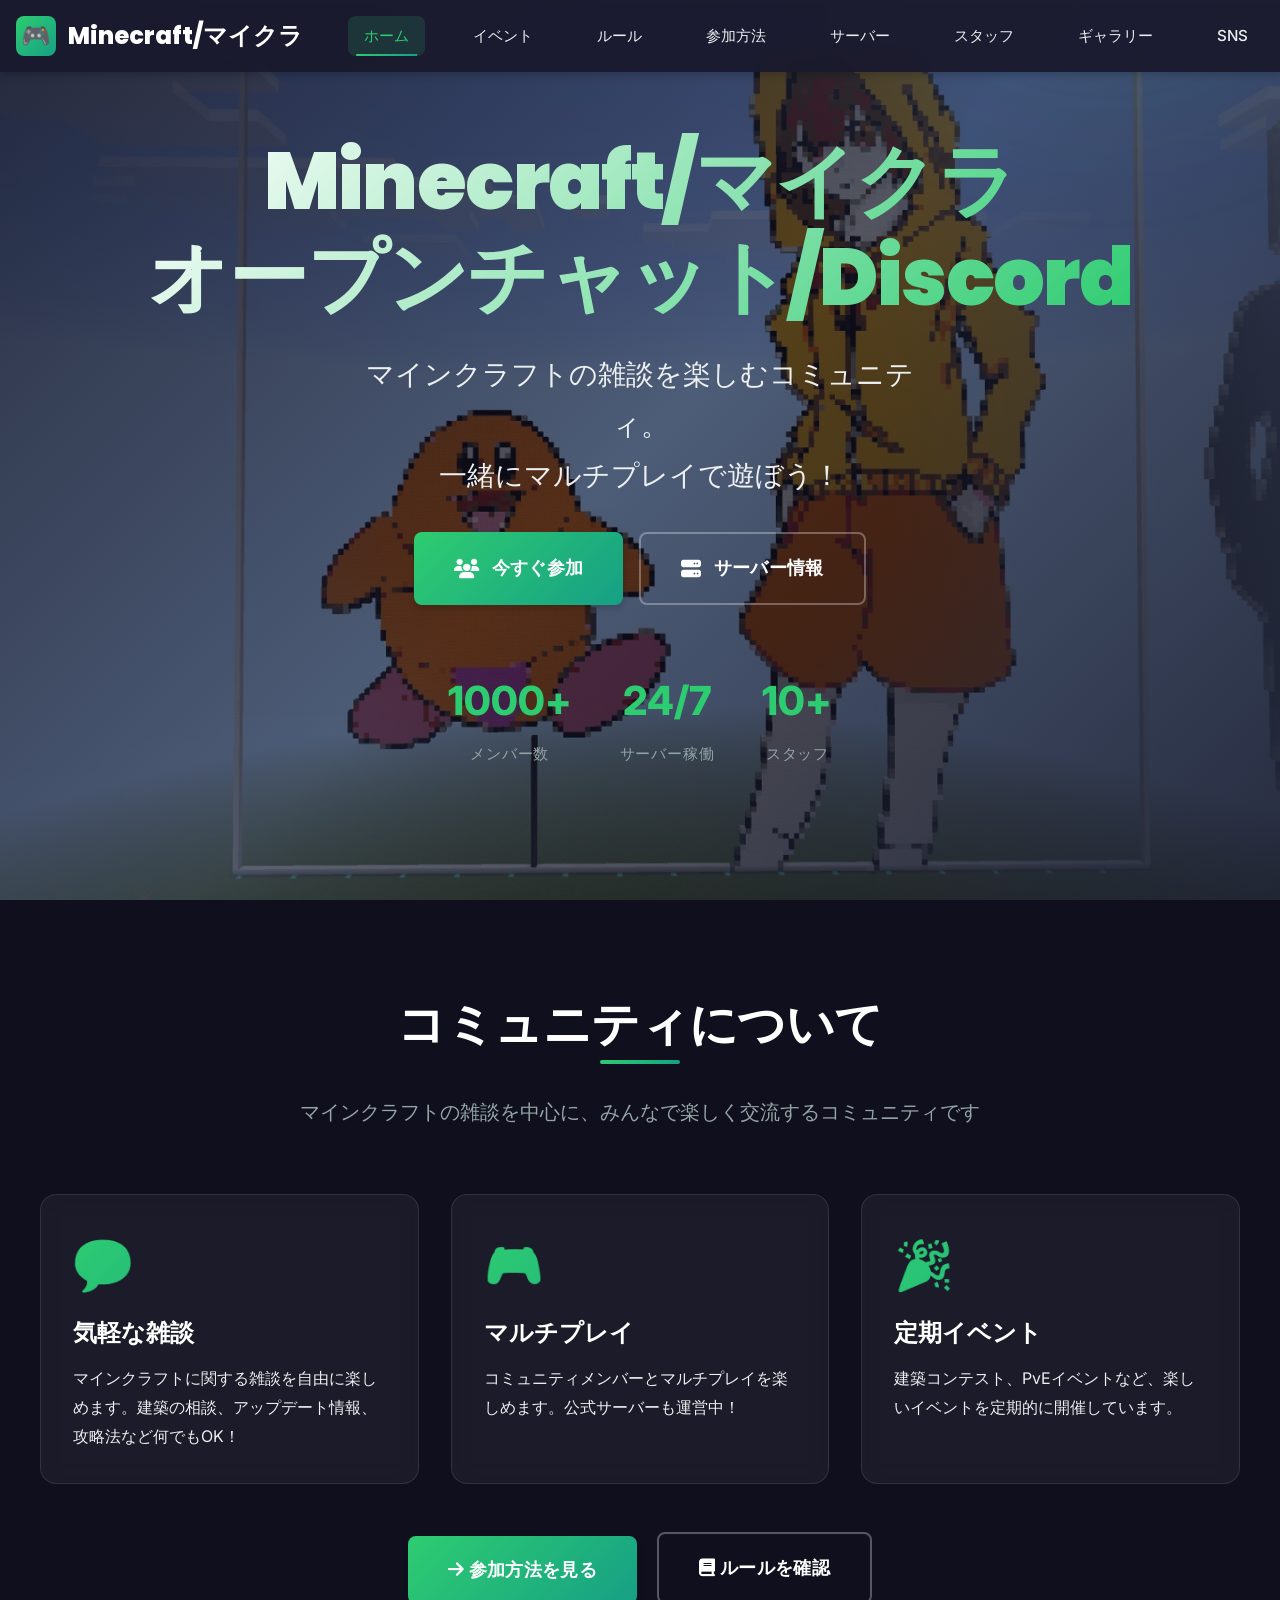
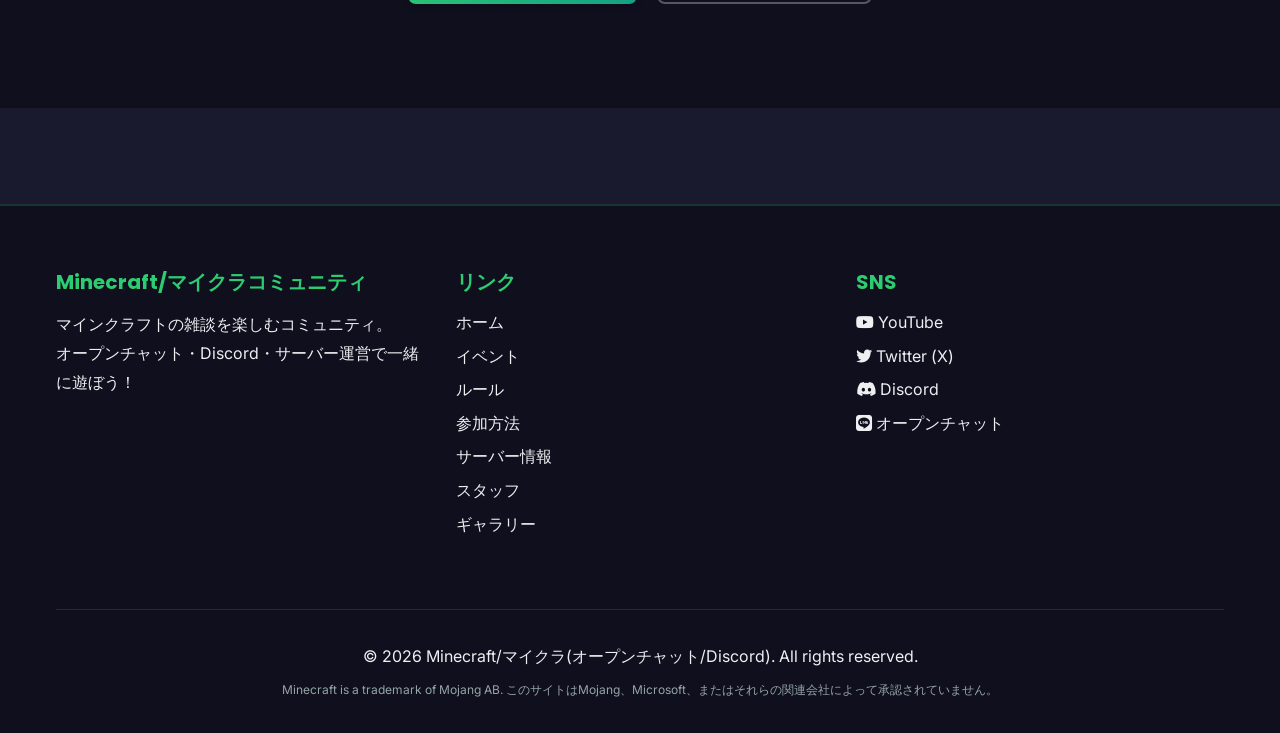
<file: index.html>
<!DOCTYPE html>
<html lang="ja">

<head>
    <meta charset="UTF-8">
    <meta name="viewport" content="width=device-width, initial-scale=1.0">
    <meta name="description" content="マインクラフトの雑談を楽しむコミュニティ。オープンチャット・Discord・サーバー運営で一緒に遊ぼう！">
    <meta name="keywords" content="マインクラフト,Minecraft,コミュニティ,オープンチャット,Discord,マルチプレイ,サーバー">
    <meta name="author" content="Minecraft/マイクラ(オープンチャット/Discord)">

    <!-- OGP -->
    <meta property="og:title" content="Minecraft/マイクラ(オープンチャット/Discord) - 公式サイト">
    <meta property="og:description" content="マインクラフトの雑談を楽しむコミュニティ。オープンチャット・Discord・サーバー運営で一緒に遊ぼう！">
    <meta property="og:type" content="website">
    <meta property="og:image" content="./assets/og-image.png">

    <!-- Twitter Card -->
    <meta name="twitter:card" content="summary_large_image">
    <meta name="twitter:title" content="Minecraft/マイクラ(オープンチャット/Discord)">
    <meta name="twitter:description" content="マインクラフトの雑談を楽しむコミュニティ">

    <title>Minecraft/マイクラ(オープンチャット/Discord) - 公式サイト</title>

    <!-- Font Awesome -->
    <link rel="stylesheet" href="https://cdnjs.cloudflare.com/ajax/libs/font-awesome/6.5.1/css/all.min.css">

    <!-- Main CSS -->
    <link rel="stylesheet" href="css/main.css">

    <!-- Favicon -->
    <link rel="icon" type="image/png" href="./assets/favicon.png">
</head>

<body>

    <!-- ============================================
         ヘッダー & ナビゲーション
         ============================================ -->
    <header class="header">
        <div class="header__container">
            <a href="index.html" class="header__logo">
                <div class="header__logo-icon">🎮</div>
                <span>Minecraft/マイクラ</span>
            </a>

            <nav class="nav">
                <ul class="nav__list">
                    <li class="nav__item"><a href="index.html" class="nav__link active">ホーム</a></li>
                    <li class="nav__item"><a href="events.html" class="nav__link">イベント</a></li>
                    <li class="nav__item"><a href="rules.html" class="nav__link">ルール</a></li>
                    <li class="nav__item"><a href="join.html" class="nav__link">参加方法</a></li>
                    <li class="nav__item"><a href="server.html" class="nav__link">サーバー</a></li>
                    <li class="nav__item"><a href="staff.html" class="nav__link">スタッフ</a></li>
                    <li class="nav__item"><a href="gallery.html" class="nav__link">ギャラリー</a></li>
                    <li class="nav__item"><a href="sns.html" class="nav__link">SNS</a></li>
                </ul>
            </nav>

            <button class="header__menu-toggle" aria-label="メニューを開く">
                <i class="fas fa-bars"></i>
            </button>
        </div>
    </header>

    <!-- ============================================
         ヒーローセクション
         ============================================ -->
    <section id="home" class="hero">
        <div class="hero__slideshow" id="hero-slideshow">
            <!-- JSで画像が挿入されます -->
        </div>
        <div class="hero__container">
            <h1 class="hero__title">Minecraft/マイクラ<br>オープンチャット/Discord</h1>
            <p class="hero__subtitle">マインクラフトの雑談を楽しむコミュニティ。<br>一緒にマルチプレイで遊ぼう！</p>

            <div class="hero__cta">
                <a href="join.html" class="btn btn--primary btn--lg btn--icon">
                    <i class="fas fa-users"></i>
                    <span>今すぐ参加</span>
                </a>
                <a href="server.html" class="btn btn--outline btn--lg btn--icon">
                    <i class="fas fa-server"></i>
                    <span>サーバー情報</span>
                </a>
            </div>

            <div class="hero__stats">
                <div class="hero__stat">
                    <span class="hero__stat-number">1000+</span>
                    <span class="hero__stat-label">メンバー数</span>
                </div>
                <div class="hero__stat">
                    <span class="hero__stat-number">24/7</span>
                    <span class="hero__stat-label">サーバー稼働</span>
                </div>
                <div class="hero__stat">
                    <span class="hero__stat-number">10+</span>
                    <span class="hero__stat-label">スタッフ</span>
                </div>
            </div>
        </div>
    </section>

    <!-- ============================================
         コミュニティ概要
         ============================================ -->
    <section id="about" class="section section--dark">
        <div class="section__container">
            <header class="section__header scroll-reveal">
                <h2 class="section__title">コミュニティについて</h2>
                <p class="section__subtitle">マインクラフトの雑談を中心に、みんなで楽しく交流するコミュニティです</p>
            </header>

            <div class="section__content grid grid-3 scroll-reveal">
                <div class="card hover-lift">
                    <span class="card__icon">💬</span>
                    <h3 class="card__title">気軽な雑談</h3>
                    <p class="card__description">マインクラフトに関する雑談を自由に楽しめます。建築の相談、アップデート情報、攻略法など何でもOK！</p>
                </div>

                <div class="card hover-lift">
                    <span class="card__icon">🎮</span>
                    <h3 class="card__title">マルチプレイ</h3>
                    <p class="card__description">コミュニティメンバーとマルチプレイを楽しめます。公式サーバーも運営中！</p>
                </div>

                <div class="card hover-lift">
                    <span class="card__icon">🎉</span>
                    <h3 class="card__title">定期イベント</h3>
                    <p class="card__description">建築コンテスト、PvEイベントなど、楽しいイベントを定期的に開催しています。</p>
                </div>
            </div>

            <div style="text-align: center; margin-top: 3rem;">
                <a href="join.html" class="btn btn--primary btn--lg">
                    <i class="fas fa-arrow-right"></i> 参加方法を見る
                </a>
                <a href="rules.html" class="btn btn--outline btn--lg" style="margin-left: 1rem;">
                    <i class="fas fa-book"></i> ルールを確認
                </a>
            </div>
        </div>
    </section>

    <!-- ============================================
         フッター
         ============================================ -->
    <footer class="footer">
        <div class="footer__container">
            <div class="footer__content">
                <div class="footer__section">
                    <h3 class="footer__title">Minecraft/マイクラコミュニティ</h3>
                    <p>マインクラフトの雑談を楽しむコミュニティ。<br>オープンチャット・Discord・サーバー運営で一緒に遊ぼう！</p>
                </div>

                <div class="footer__section">
                    <h3 class="footer__title">リンク</h3>
                    <ul class="footer__links">
                        <li><a href="index.html">ホーム</a></li>
                        <li><a href="events.html">イベント</a></li>
                        <li><a href="rules.html">ルール</a></li>
                        <li><a href="join.html">参加方法</a></li>
                        <li><a href="server.html">サーバー情報</a></li>
                        <li><a href="staff.html">スタッフ</a></li>
                        <li><a href="gallery.html">ギャラリー</a></li>
                    </ul>
                </div>

                <div class="footer__section">
                    <h3 class="footer__title">SNS</h3>
                    <ul class="footer__links">
                        <li><a href="https://www.youtube.com/@MinecraftLineOC" target="_blank"
                                rel="noopener noreferrer"><i class="fab fa-youtube"></i> YouTube</a></li>
                        <li><a href="https://x.com/oc_minecraft" target="_blank" rel="noopener noreferrer"><i
                                    class="fab fa-twitter"></i> Twitter (X)</a></li>
                        <li><a href="https://discord.gg/5mbHeUBGKd" target="_blank" rel="noopener noreferrer"><i
                                    class="fab fa-discord"></i> Discord</a></li>
                        <li><a href="https://line.me/ti/g2/CJW2WW2DHXDSdOmx6ecle5YqvH-nFljGru4J6g?utm_source=invitation&utm_medium=link_copy&utm_campaign=default"
                                target="_blank" rel="noopener noreferrer"><i class="fab fa-line"></i> オープンチャット</a></li>
                    </ul>
                </div>
            </div>

            <div class="footer__bottom">
                <p class="footer__copyright">
                    &copy; 2026 Minecraft/マイクラ(オープンチャット/Discord). All rights reserved.
                </p>
                <p style="font-size: 0.75rem; color: var(--text-muted); margin-top: 0.5rem;">
                    Minecraft is a trademark of Mojang AB. このサイトはMojang、Microsoft、またはそれらの関連会社によって承認されていません。
                </p>
            </div>
        </div>
    </footer>

    <!-- JavaScript -->
    <script src="js/gallery-data.js"></script>
    <script src="js/slideshow.js"></script>
    <script src="js/main.js"></script>
</body>

</html>
</file>
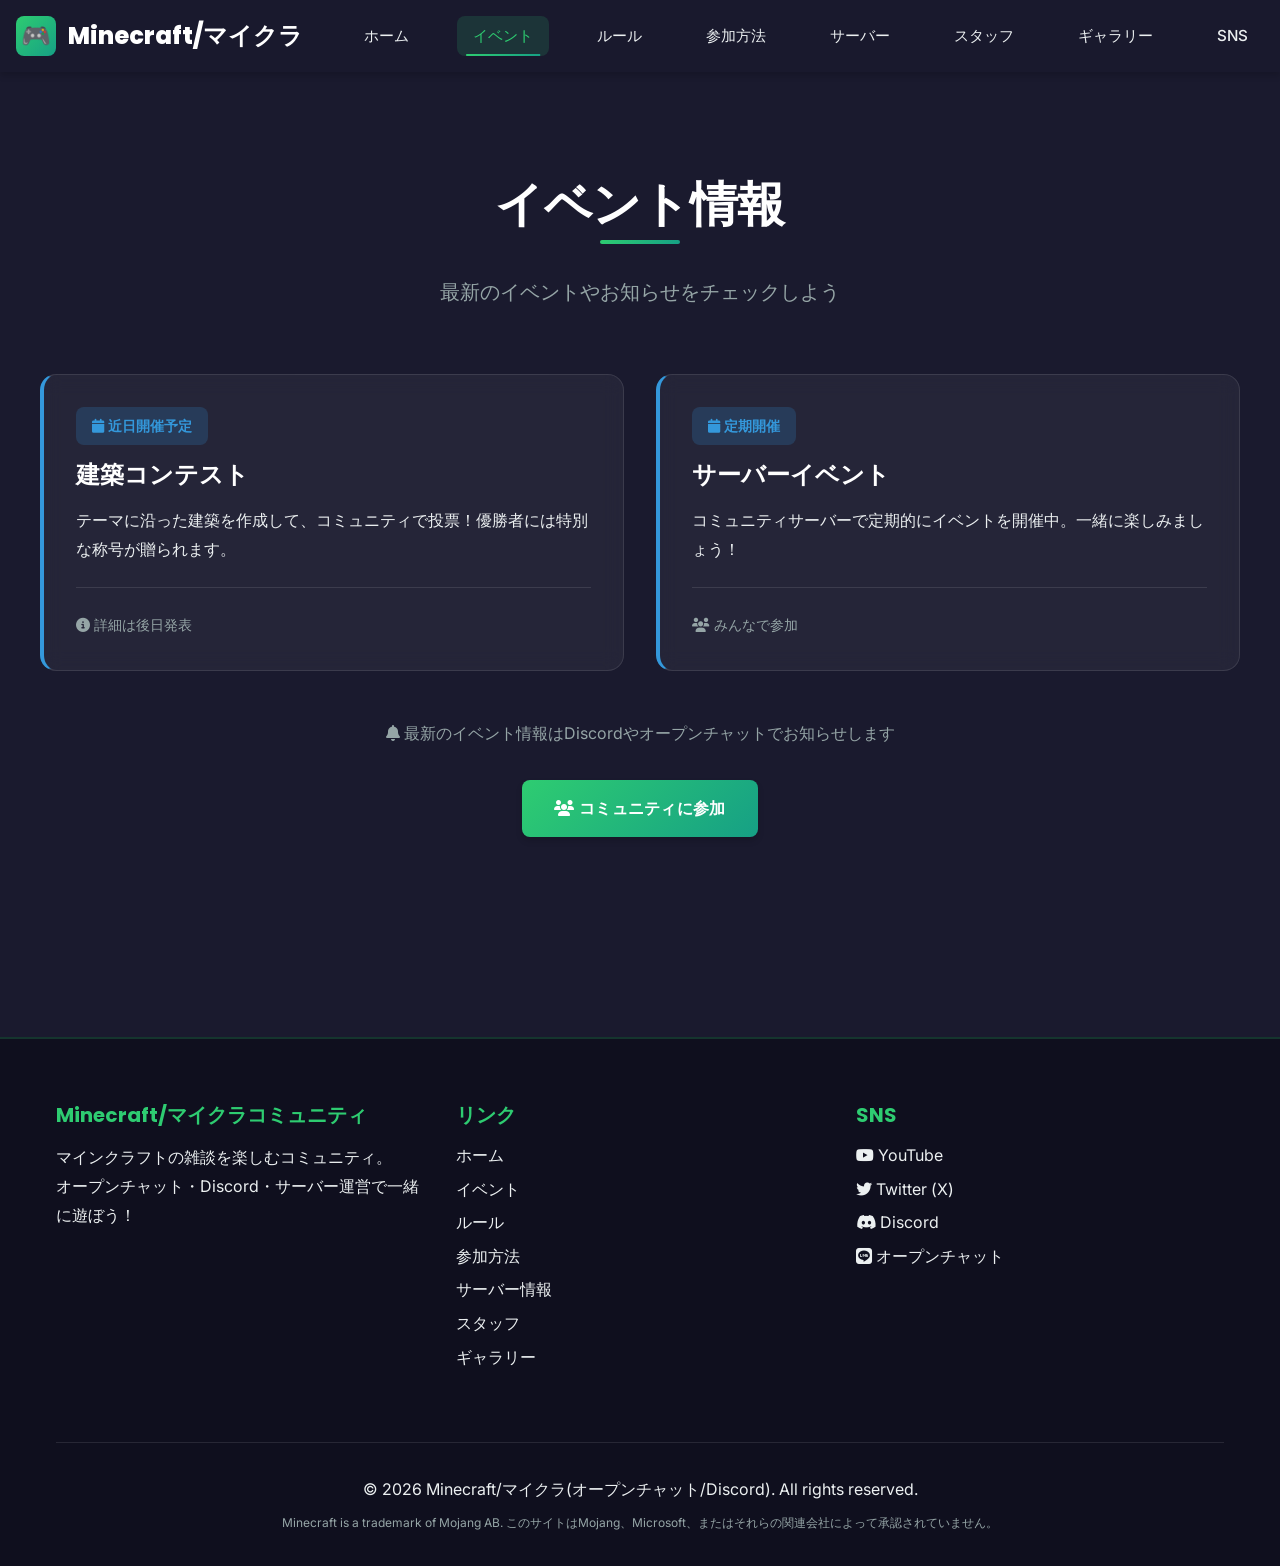
<file: events.html>
﻿<!DOCTYPE html>
<html lang="ja">

<head>
    <meta charset="UTF-8">
    <meta name="viewport" content="width=device-width, initial-scale=1.0">
    <meta name="description" content="マインクラフトコミュニティのイベント情報。最新のイベントやお知らせをチェック！">
    <meta name="keywords" content="マインクラフト,Minecraft,イベント,コミュニティ">

    <!-- OGP -->
    <meta property="og:title" content="イベント情報 - Minecraft/マイクラコミュニティ">
    <meta property="og:description" content="マインクラフトコミュニティの最新イベント情報">
    <meta property="og:type" content="website">

    <title>イベント情報 - Minecraft/マイクラコミュニティ</title>

    <!-- Font Awesome -->
    <link rel="stylesheet" href="https://cdnjs.cloudflare.com/ajax/libs/font-awesome/6.5.1/css/all.min.css">

    <!-- Main CSS -->
    <link rel="stylesheet" href="css/main.css">
</head>

<body>

    <!-- ヘッダー -->
    <header class="header">
        <div class="header__container">
            <a href="index.html" class="header__logo">
                <div class="header__logo-icon">🎮</div>
                <span>Minecraft/マイクラ</span>
            </a>

            <nav class="nav">
                <ul class="nav__list">
                    <li class="nav__item"><a href="index.html" class="nav__link">ホーム</a></li>
                    <li class="nav__item"><a href="events.html" class="nav__link active">イベント</a></li>
                    <li class="nav__item"><a href="rules.html" class="nav__link">ルール</a></li>
                    <li class="nav__item"><a href="join.html" class="nav__link">参加方法</a></li>
                    <li class="nav__item"><a href="server.html" class="nav__link">サーバー</a></li>
                    <li class="nav__item"><a href="staff.html" class="nav__link">スタッフ</a></li>
                    <li class="nav__item"><a href="gallery.html" class="nav__link">ギャラリー</a></li>
                    <li class="nav__item"><a href="sns.html" class="nav__link">SNS</a></li>
                </ul>
            </nav>

            <button class="header__menu-toggle" aria-label="メニューを開く">
                <i class="fas fa-bars"></i>
            </button>
        </div>
    </header>

    <!-- イベント情報セクション -->
    <section class="section section--light" style="margin-top: 80px;">
        <div class="section__container">
            <header class="section__header scroll-reveal">
                <h2 class="section__title">イベント情報</h2>
                <p class="section__subtitle">最新のイベントやお知らせをチェックしよう</p>
            </header>

            <div class="section__content grid grid-2 scroll-reveal">
                <div class="card card--event hover-lift">
                    <span class="card__date"><i class="fas fa-calendar"></i> 近日開催予定</span>
                    <h3 class="card__title">建築コンテスト</h3>
                    <p class="card__description">テーマに沿った建築を作成して、コミュニティで投票！優勝者には特別な称号が贈られます。</p>
                    <div class="card__footer">
                        <small><i class="fas fa-info-circle"></i> 詳細は後日発表</small>
                    </div>
                </div>

                <div class="card card--event hover-lift">
                    <span class="card__date"><i class="fas fa-calendar"></i> 定期開催</span>
                    <h3 class="card__title">サーバーイベント</h3>
                    <p class="card__description">コミュニティサーバーで定期的にイベントを開催中。一緒に楽しみましょう！</p>
                    <div class="card__footer">
                        <small><i class="fas fa-users"></i> みんなで参加</small>
                    </div>
                </div>
            </div>

            <div style="text-align: center; margin-top: 3rem;">
                <p style="color: var(--text-muted);">
                    <i class="fas fa-bell"></i> 最新のイベント情報はDiscordやオープンチャットでお知らせします
                </p>
                <div style="margin-top: 2rem;">
                    <a href="join.html" class="btn btn--primary">
                        <i class="fas fa-users"></i> コミュニティに参加
                    </a>
                </div>
            </div>
        </div>
    </section>

    <!-- フッター -->
    <footer class="footer">
        <div class="footer__container">
            <div class="footer__content">
                <div class="footer__section">
                    <h3 class="footer__title">Minecraft/マイクラコミュニティ</h3>
                    <p>マインクラフトの雑談を楽しむコミュニティ。<br>オープンチャット・Discord・サーバー運営で一緒に遊ぼう！</p>
                </div>

                <div class="footer__section">
                    <h3 class="footer__title">リンク</h3>
                    <ul class="footer__links">
                        <li><a href="index.html">ホーム</a></li>
                        <li><a href="events.html">イベント</a></li>
                        <li><a href="rules.html">ルール</a></li>
                        <li><a href="join.html">参加方法</a></li>
                        <li><a href="server.html">サーバー情報</a></li>
                        <li><a href="staff.html">スタッフ</a></li>
                        <li><a href="gallery.html">ギャラリー</a></li>
                    </ul>
                </div>

                <div class="footer__section">
                    <h3 class="footer__title">SNS</h3>
                    <ul class="footer__links">
                        <li><a href="https://www.youtube.com/@MinecraftLineOC" target="_blank"
                                rel="noopener noreferrer"><i class="fab fa-youtube"></i> YouTube</a></li>
                        <li><a href="https://x.com/oc_minecraft" target="_blank" rel="noopener noreferrer"><i
                                    class="fab fa-twitter"></i> Twitter (X)</a></li>
                        <li><a href="https://discord.gg/5mbHeUBGKd" target="_blank" rel="noopener noreferrer"><i
                                    class="fab fa-discord"></i> Discord</a></li>
                        <li><a href="https://line.me/ti/g2/CJW2WW2DHXDSdOmx6ecle5YqvH-nFljGru4J6g?utm_source=invitation&utm_medium=link_copy&utm_campaign=default"
                                target="_blank" rel="noopener noreferrer"><i class="fab fa-line"></i> オープンチャット</a></li>
                    </ul>
                </div>
            </div>

            <div class="footer__bottom">
                <p class="footer__copyright">
                    &copy; 2026 Minecraft/マイクラ(オープンチャット/Discord). All rights reserved.
                </p>
                <p style="font-size: 0.75rem; color: var(--text-muted); margin-top: 0.5rem;">
                    Minecraft is a trademark of Mojang AB. このサイトはMojang、Microsoft、またはそれらの関連会社によって承認されていません。
                </p>
            </div>
        </div>
    </footer>

    <!-- JavaScript -->
    <script src="js/main.js"></script>
</body>

</html>
</file>
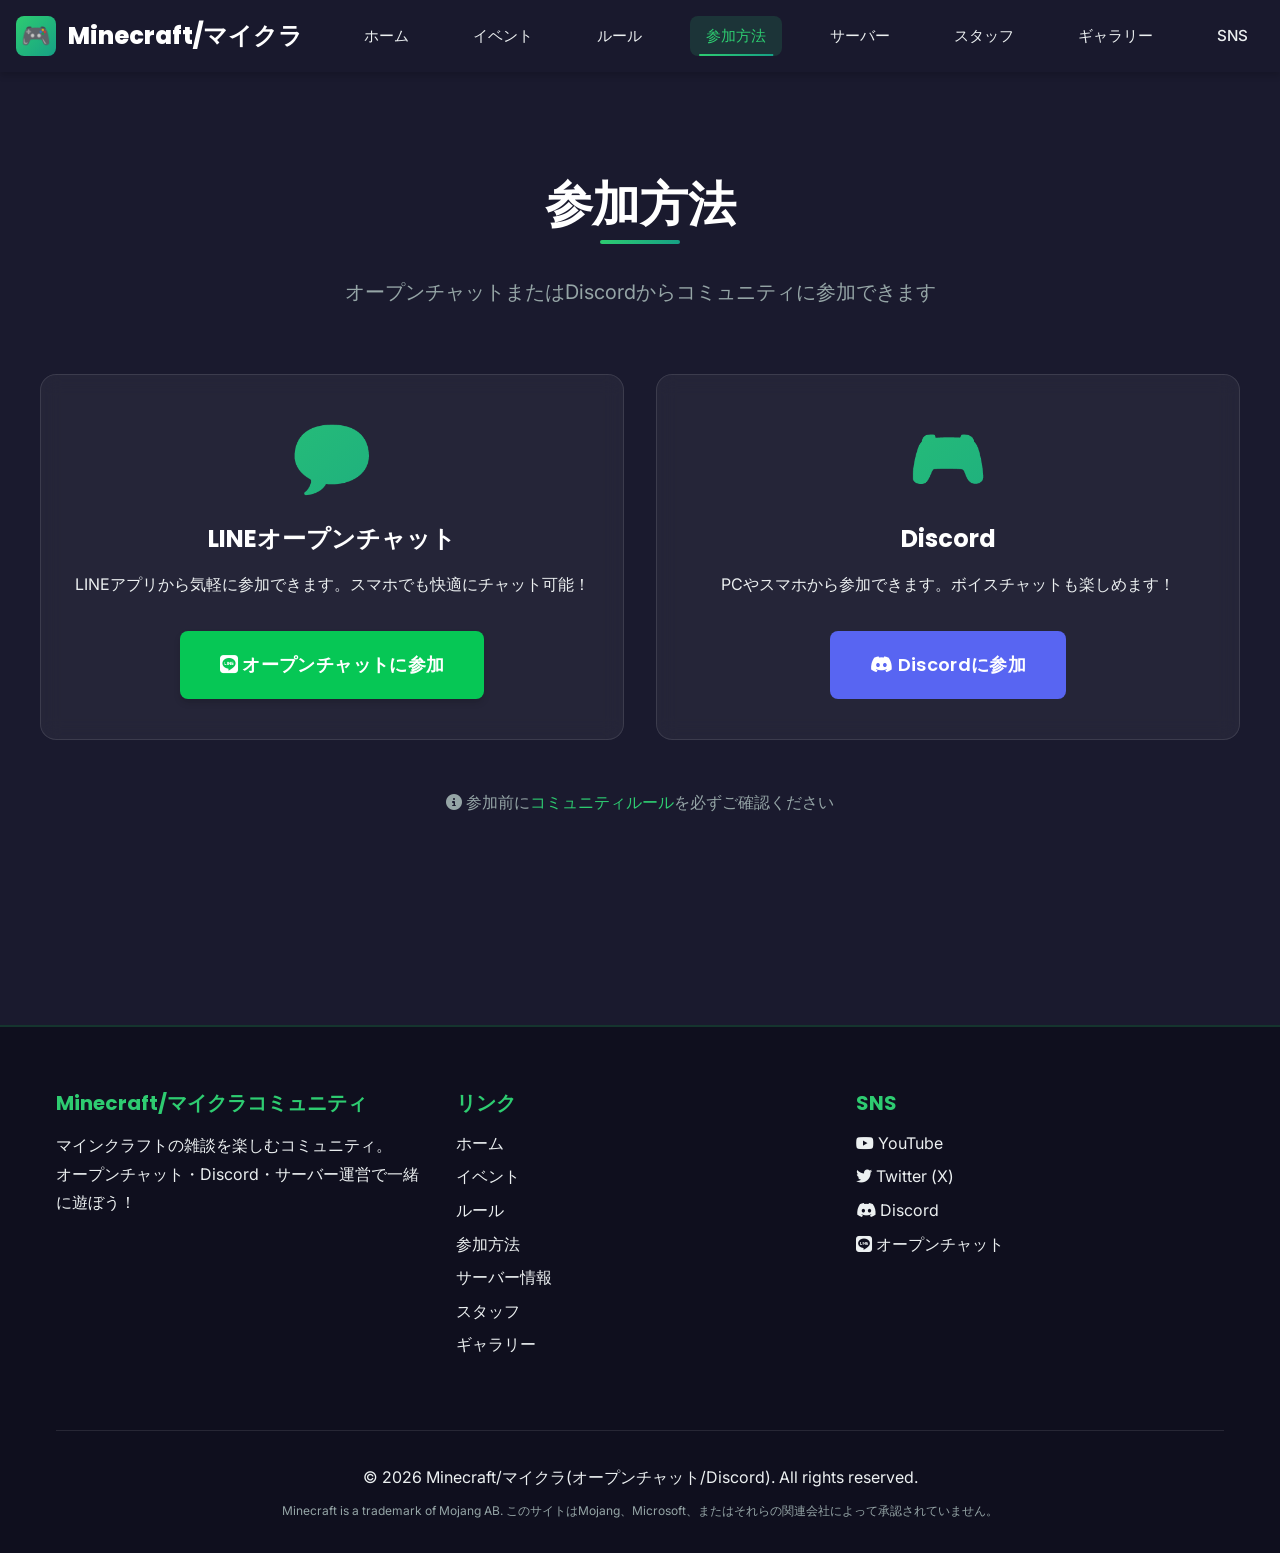
<file: join.html>
﻿<!DOCTYPE html>
<html lang="ja">

<head>
    <meta charset="UTF-8">
    <meta name="viewport" content="width=device-width, initial-scale=1.0">
    <meta name="description" content="マインクラフトコミュニティへの参加方法。オープンチャットまたはDiscordから参加できます。">
    <meta name="keywords" content="マインクラフト,Minecraft,コミュニティ,参加,オープンチャット,Discord">

    <!-- OGP -->
    <meta property="og:title" content="参加方法 - Minecraft/マイクラコミュニティ">
    <meta property="og:description" content="マインクラフトコミュニティへの参加方法をご確認ください">
    <meta property="og:type" content="website">

    <title>参加方法 - Minecraft/マイクラコミュニティ</title>

    <!-- Font Awesome -->
    <link rel="stylesheet" href="https://cdnjs.cloudflare.com/ajax/libs/font-awesome/6.5.1/css/all.min.css">

    <!-- Main CSS -->
    <link rel="stylesheet" href="css/main.css">
</head>

<body>

    <!-- ヘッダー -->
    <header class="header">
        <div class="header__container">
            <a href="index.html" class="header__logo">
                <div class="header__logo-icon">🎮</div>
                <span>Minecraft/マイクラ</span>
            </a>

            <nav class="nav">
                <ul class="nav__list">
                    <li class="nav__item"><a href="index.html" class="nav__link">ホーム</a></li>
                    <li class="nav__item"><a href="events.html" class="nav__link">イベント</a></li>
                    <li class="nav__item"><a href="rules.html" class="nav__link">ルール</a></li>
                    <li class="nav__item"><a href="join.html" class="nav__link active">参加方法</a></li>
                    <li class="nav__item"><a href="server.html" class="nav__link">サーバー</a></li>
                    <li class="nav__item"><a href="staff.html" class="nav__link">スタッフ</a></li>
                    <li class="nav__item"><a href="gallery.html" class="nav__link">ギャラリー</a></li>
                    <li class="nav__item"><a href="sns.html" class="nav__link">SNS</a></li>
                </ul>
            </nav>

            <button class="header__menu-toggle" aria-label="メニューを開く">
                <i class="fas fa-bars"></i>
            </button>
        </div>
    </header>

    <!-- 参加方法 セクション -->
    <section class="section section--light" style="margin-top: 80px;">
        <div class="section__container">
            <header class="section__header scroll-reveal">
                <h2 class="section__title">参加方法</h2>
                <p class="section__subtitle">オープンチャットまたはDiscordからコミュニティに参加できます</p>
            </header>

            <div class="section__content grid grid-2 scroll-reveal">
                <div class="card hover-lift" style="text-align: center;">
                    <span class="card__icon" style="font-size: 4rem;">💬</span>
                    <h3 class="card__title">LINEオープンチャット</h3>
                    <p class="card__description">LINEアプリから気軽に参加できます。スマホでも快適にチャット可能！</p>
                    <div style="margin-top: 2rem;">
                        <a href="https://line.me/ti/g2/CJW2WW2DHXDSdOmx6ecle5YqvH-nFljGru4J6g?utm_source=invitation&utm_medium=link_copy&utm_campaign=default"
                            target="_blank" rel="noopener noreferrer" class="btn btn--primary btn--lg"
                            style="background: #06C755;">
                            <i class="fab fa-line"></i> オープンチャットに参加
                        </a>
                    </div>
                </div>

                <div class="card hover-lift" style="text-align: center;">
                    <span class="card__icon" style="font-size: 4rem;">🎮</span>
                    <h3 class="card__title">Discord</h3>
                    <p class="card__description">PCやスマホから参加できます。ボイスチャットも楽しめます！</p>
                    <div style="margin-top: 2rem;">
                        <a href="https://discord.gg/5mbHeUBGKd" target="_blank" rel="noopener noreferrer"
                            class="btn btn--discord btn--lg">
                            <i class="fab fa-discord"></i> Discordに参加
                        </a>
                    </div>
                </div>
            </div>

            <div style="text-align: center; margin-top: 3rem;">
                <p style="color: var(--text-muted); margin-bottom: 1rem;">
                    <i class="fas fa-info-circle"></i> 参加前に<a href="rules.html"
                        style="color: var(--primary-green);">コミュニティルール</a>を必ずご確認ください
                </p>
            </div>
        </div>
    </section>

    <!-- フッター -->
    <footer class="footer">
        <div class="footer__container">
            <div class="footer__content">
                <div class="footer__section">
                    <h3 class="footer__title">Minecraft/マイクラコミュニティ</h3>
                    <p>マインクラフトの雑談を楽しむコミュニティ。<br>オープンチャット・Discord・サーバー運営で一緒に遊ぼう！</p>
                </div>

                <div class="footer__section">
                    <h3 class="footer__title">リンク</h3>
                    <ul class="footer__links">
                        <li><a href="index.html">ホーム</a></li>
                        <li><a href="events.html">イベント</a></li>
                        <li><a href="rules.html">ルール</a></li>
                        <li><a href="join.html">参加方法</a></li>
                        <li><a href="server.html">サーバー情報</a></li>
                        <li><a href="staff.html">スタッフ</a></li>
                        <li><a href="gallery.html">ギャラリー</a></li>
                    </ul>
                </div>

                <div class="footer__section">
                    <h3 class="footer__title">SNS</h3>
                    <ul class="footer__links">
                        <li><a href="https://www.youtube.com/@MinecraftLineOC" target="_blank"
                                rel="noopener noreferrer"><i class="fab fa-youtube"></i> YouTube</a></li>
                        <li><a href="https://x.com/oc_minecraft" target="_blank" rel="noopener noreferrer"><i
                                    class="fab fa-twitter"></i> Twitter (X)</a></li>
                        <li><a href="https://discord.gg/5mbHeUBGKd" target="_blank" rel="noopener noreferrer"><i
                                    class="fab fa-discord"></i> Discord</a></li>
                        <li><a href="https://line.me/ti/g2/CJW2WW2DHXDSdOmx6ecle5YqvH-nFljGru4J6g?utm_source=invitation&utm_medium=link_copy&utm_campaign=default"
                                target="_blank" rel="noopener noreferrer"><i class="fab fa-line"></i> オープンチャット</a></li>
                    </ul>
                </div>
            </div>

            <div class="footer__bottom">
                <p class="footer__copyright">
                    &copy; 2026 Minecraft/マイクラ(オープンチャット/Discord). All rights reserved.
                </p>
                <p style="font-size: 0.75rem; color: var(--text-muted); margin-top: 0.5rem;">
                    Minecraft is a trademark of Mojang AB. このサイトはMojang、Microsoft、またはそれらの関連会社によって承認されていません。
                </p>
            </div>
        </div>
    </footer>

    <!-- JavaScript -->
    <script src="js/main.js"></script>
</body>

</html>
</file>
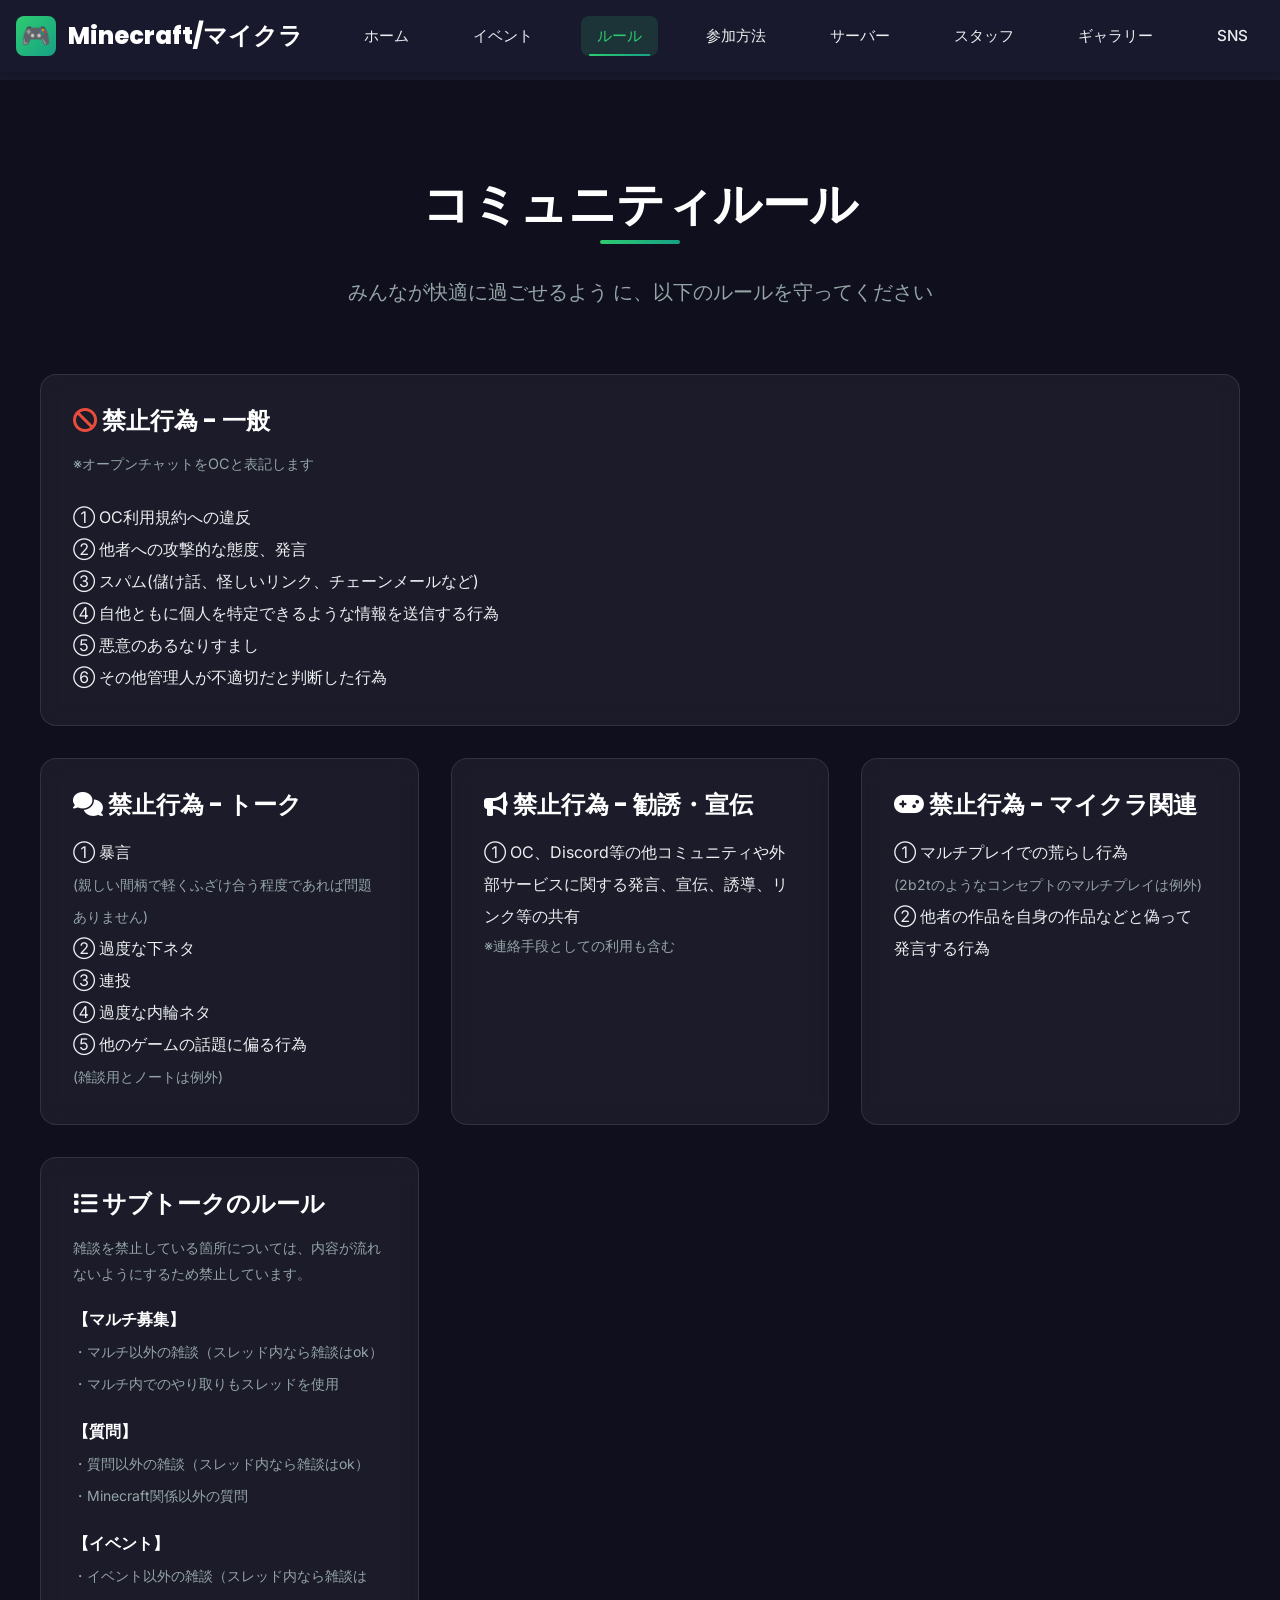
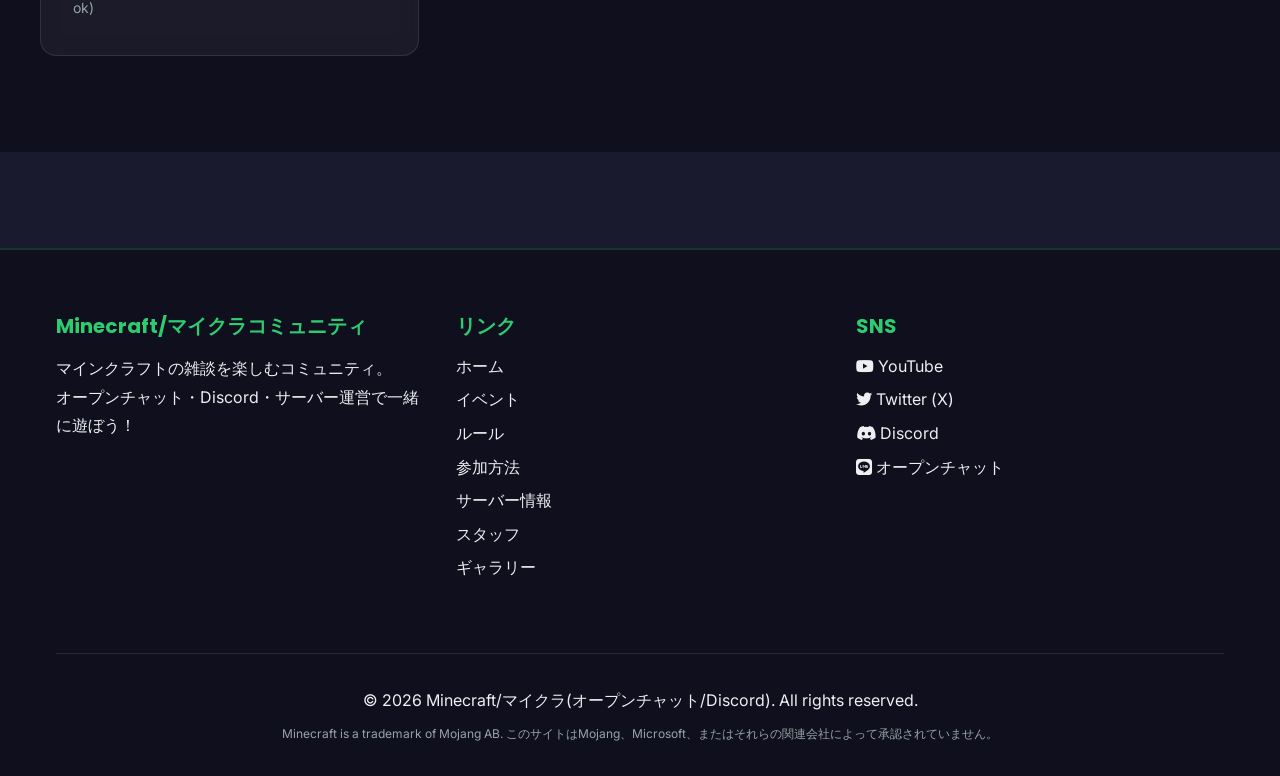
<file: rules.html>
﻿<!DOCTYPE html>
<html lang="ja">

<head>
    <meta charset="UTF-8">
    <meta name="viewport" content="width=device-width, initial-scale=1.0">
    <meta name="description" content="マインクラフトコミュニティのルール。みんなが快適に過ごせるルールを確認しよう。">
    <meta name="keywords" content="マインクラフト,Minecraft,コミュニティ,ルール">

    <!-- OGP -->
    <meta property="og:title" content="コミュニティルール - Minecraft/マイクラコミュニティ">
    <meta property="og:description" content="マインクラフトコミュニティのルールをご確認ください">
    <meta property="og:type" content="website">

    <title>コミュニティルール - Minecraft/マイクラコミュニティ</title>

    <!-- Font Awesome -->
    <link rel="stylesheet" href="https://cdnjs.cloudflare.com/ajax/libs/font-awesome/6.5.1/css/all.min.css">

    <!-- Main CSS -->
    <link rel="stylesheet" href="css/main.css">
</head>

<body>

    <!-- ヘッダー -->
    <header class="header">
        <div class="header__container">
            <a href="index.html" class="header__logo">
                <div class="header__logo-icon">🎮</div>
                <span>Minecraft/マイクラ</span>
            </a>

            <nav class="nav">
                <ul class="nav__list">
                    <li class="nav__item"><a href="index.html" class="nav__link">ホーム</a></li>
                    <li class="nav__item"><a href="events.html" class="nav__link">イベント</a></li>
                    <li class="nav__item"><a href="rules.html" class="nav__link active">ルール</a></li>
                    <li class="nav__item"><a href="join.html" class="nav__link">参加方法</a></li>
                    <li class="nav__item"><a href="server.html" class="nav__link">サーバー</a></li>
                    <li class="nav__item"><a href="staff.html" class="nav__link">スタッフ</a></li>
                    <li class="nav__item"><a href="gallery.html" class="nav__link">ギャラリー</a></li>
                    <li class="nav__item"><a href="sns.html" class="nav__link">SNS</a></li>
                </ul>
            </nav>

            <button class="header__menu-toggle" aria-label="メニューを開く">
                <i class="fas fa-bars"></i>
            </button>
        </div>
    </header>

    <!-- ルールセクション -->
    <section class="section section--dark" style="margin-top: 80px;">
        <div class="section__container">
            <header class="section__header scroll-reveal">
                <h2 class="section__title">コミュニティルール</h2>
                <p class="section__subtitle">みんなが快適に過ごせるよう に、以下のルールを守ってください</p>
            </header>

            <div class="section__content scroll-reveal">
                <!-- 禁止行為 - 一般 -->
                <div class="card" style="margin-bottom: 2rem;">
                    <h3 class="card__title"><i class="fas fa-ban" style="color: var(--accent-red);"></i> 禁止行為 - 一般</h3>
                    <p style="color: var(--text-muted); margin-bottom: 1.5rem; font-size: 0.9rem;">※オープンチャットをOCと表記します
                    </p>
                    <ul style="list-style: none; padding: 0; line-height: 2;">
                        <li>① OC利用規約への違反</li>
                        <li>② 他者への攻撃的な態度、発言</li>
                        <li>③ スパム(儲け話、怪しいリンク、チェーンメールなど)</li>
                        <li>④ 自他ともに個人を特定できるような情報を送信する行為</li>
                        <li>⑤ 悪意のあるなりすまし</li>
                        <li>⑥ その他管理人が不適切だと判断した行為</li>
                    </ul>
                </div>

                <div class="grid grid-2">
                    <!-- 禁止行為 - トーク -->
                    <div class="card">
                        <h3 class="card__title"><i class="fas fa-comments"></i> 禁止行為 - トーク</h3>
                        <ul style="list-style: none; padding: 0; line-height: 2;">
                            <li>① 暴言<br><small style="color: var(--text-muted);">(親しい間柄で軽くふざけ合う程度であれば問題ありません)</small>
                            </li>
                            <li>② 過度な下ネタ</li>
                            <li>③ 連投</li>
                            <li>④ 過度な内輪ネタ</li>
                            <li>⑤ 他のゲームの話題に偏る行為<br><small style="color: var(--text-muted);">(雑談用とノートは例外)</small></li>
                        </ul>
                    </div>

                    <!-- 禁止行為 - 勧誘・宣伝 -->
                    <div class="card">
                        <h3 class="card__title"><i class="fas fa-bullhorn"></i> 禁止行為 - 勧誘・宣伝</h3>
                        <ul style="list-style: none; padding: 0; line-height: 2;">
                            <li>① OC、Discord等の他コミュニティや外部サービスに関する発言、宣伝、誘導、リンク等の共有</li>
                            <li style="color: var(--text-muted); font-size: 0.9rem;">※連絡手段としての利用も含む</li>
                        </ul>
                    </div>

                    <!-- 禁止行為 - マイクラ関連 -->
                    <div class="card">
                        <h3 class="card__title"><i class="fas fa-gamepad"></i> 禁止行為 - マイクラ関連</h3>
                        <ul style="list-style: none; padding: 0; line-height: 2;">
                            <li>① マルチプレイでの荒らし行為<br><small
                                    style="color: var(--text-muted);">(2b2tのようなコンセプトのマルチプレイは例外)</small></li>
                            <li>② 他者の作品を自身の作品などと偽って発言する行為</li>
                        </ul>
                    </div>

                    <!-- サブトーク -->
                    <div class="card">
                        <h3 class="card__title"><i class="fas fa-list"></i> サブトークのルール</h3>
                        <p style="color: var(--text-muted); margin-bottom: 1rem; font-size: 0.9rem;">
                            雑談を禁止している箇所については、内容が流れないようにするため禁止しています。</p>
                        <ul style="list-style: none; padding: 0; line-height: 2;">
                            <li><strong>【マルチ募集】</strong><br>
                                <small>・マルチ以外の雑談（スレッド内なら雑談はok）<br>
                                    ・マルチ内でのやり取りもスレッドを使用</small>
                            </li>
                            <li style="margin-top: 1rem;"><strong>【質問】</strong><br>
                                <small>・質問以外の雑談（スレッド内なら雑談はok）<br>
                                    ・Minecraft関係以外の質問</small>
                            </li>
                            <li style="margin-top: 1rem;"><strong>【イベント】</strong><br>
                                <small>・イベント以外の雑談（スレッド内なら雑談はok)</small>
                            </li>
                        </ul>
                    </div>
                </div>
            </div>
        </div>
    </section>

    <!-- フッター -->
    <footer class="footer">
        <div class="footer__container">
            <div class="footer__content">
                <div class="footer__section">
                    <h3 class="footer__title">Minecraft/マイクラコミュニティ</h3>
                    <p>マインクラフトの雑談を楽しむコミュニティ。<br>オープンチャット・Discord・サーバー運営で一緒に遊ぼう！</p>
                </div>

                <div class="footer__section">
                    <h3 class="footer__title">リンク</h3>
                    <ul class="footer__links">
                        <li><a href="index.html">ホーム</a></li>
                        <li><a href="events.html">イベント</a></li>
                        <li><a href="rules.html">ルール</a></li>
                        <li><a href="join.html">参加方法</a></li>
                        <li><a href="server.html">サーバー情報</a></li>
                        <li><a href="staff.html">スタッフ</a></li>
                        <li><a href="gallery.html">ギャラリー</a></li>
                    </ul>
                </div>

                <div class="footer__section">
                    <h3 class="footer__title">SNS</h3>
                    <ul class="footer__links">
                        <li><a href="https://www.youtube.com/@MinecraftLineOC" target="_blank"
                                rel="noopener noreferrer"><i class="fab fa-youtube"></i> YouTube</a></li>
                        <li><a href="https://x.com/oc_minecraft" target="_blank" rel="noopener noreferrer"><i
                                    class="fab fa-twitter"></i> Twitter (X)</a></li>
                        <li><a href="https://discord.gg/5mbHeUBGKd" target="_blank" rel="noopener noreferrer"><i
                                    class="fab fa-discord"></i> Discord</a></li>
                        <li><a href="https://line.me/ti/g2/CJW2WW2DHXDSdOmx6ecle5YqvH-nFljGru4J6g?utm_source=invitation&utm_medium=link_copy&utm_campaign=default"
                                target="_blank" rel="noopener noreferrer"><i class="fab fa-line"></i> オープンチャット</a></li>
                    </ul>
                </div>
            </div>

            <div class="footer__bottom">
                <p class="footer__copyright">
                    &copy; 2026 Minecraft/マイクラ(オープンチャット/Discord). All rights reserved.
                </p>
                <p style="font-size: 0.75rem; color: var(--text-muted); margin-top: 0.5rem;">
                    Minecraft is a trademark of Mojang AB. このサイトはMojang、Microsoft、またはそれらの関連会社によって承認されていません。
                </p>
            </div>
        </div>
    </footer>

    <!-- JavaScript -->
    <script src="js/main.js"></script>
</body>

</html>
</file>
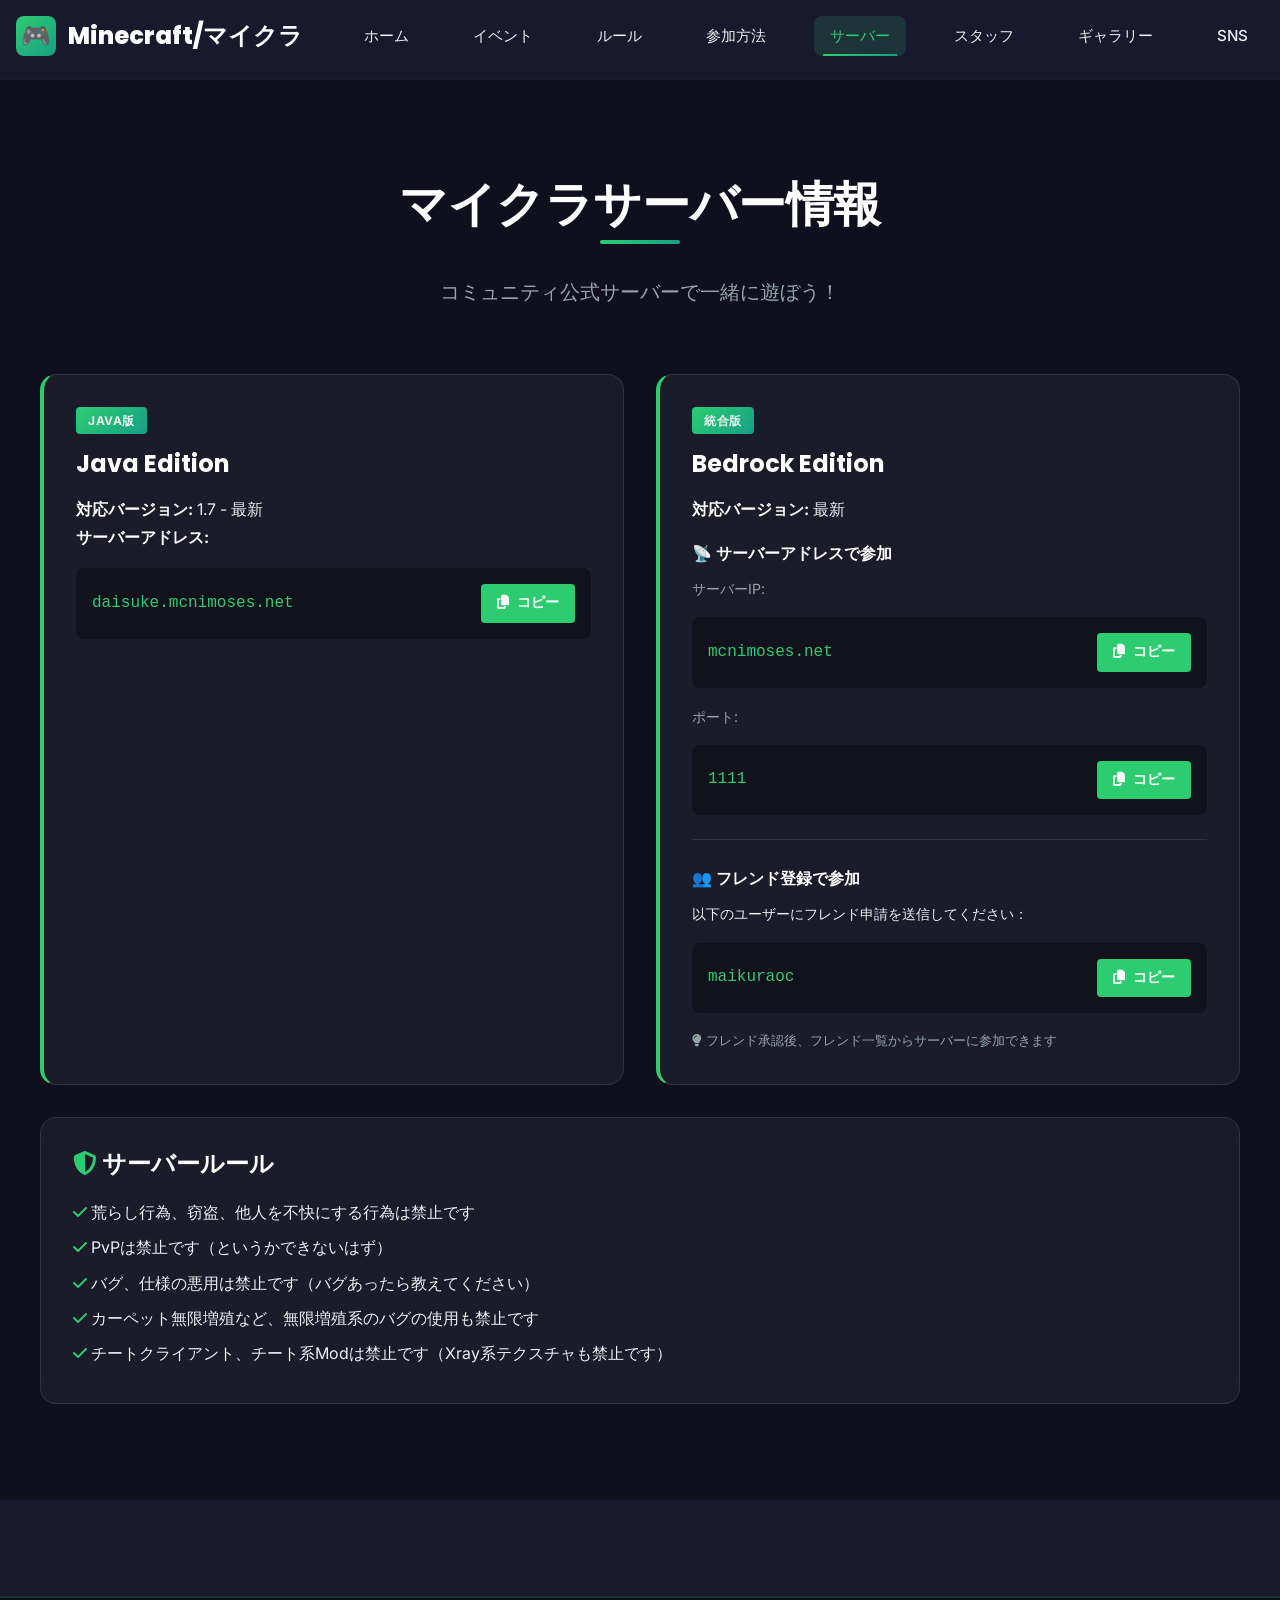
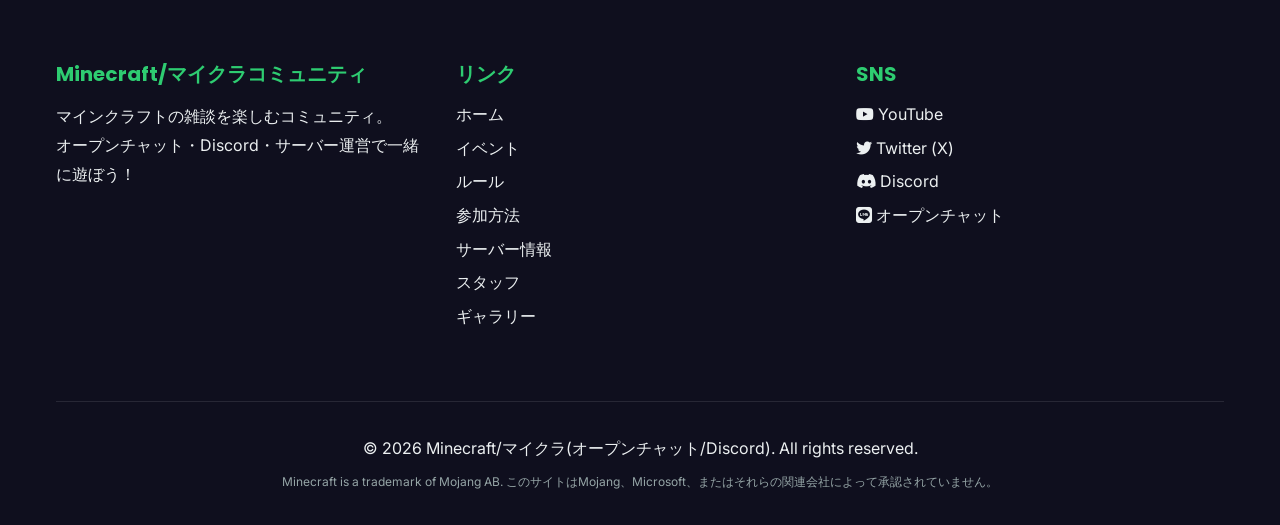
<file: server.html>
﻿<!DOCTYPE html>
<html lang="ja">

<head>
    <meta charset="UTF-8">
    <meta name="viewport" content="width=device-width, initial-scale=1.0">
    <meta name="description" content="マインクラフトコミュニティ公式サーバーの情報。Java版・統合版両対応！">
    <meta name="keywords" content="マインクラフト,Minecraft,サーバー,マルチプレイ">

    <!-- OGP -->
    <meta property="og:title" content="サーバー情報 - Minecraft/マイクラコミュニティ">
    <meta property="og:description" content="コミュニティ公式サーバーで一緒に遊ぼう！">
    <meta property="og:type" content="website">

    <title>サーバー情報 - Minecraft/マイクラコミュニティ</title>

    <!-- Font Awesome -->
    <link rel="stylesheet" href="https://cdnjs.cloudflare.com/ajax/libs/font-awesome/6.5.1/css/all.min.css">

    <!-- Main CSS -->
    <link rel="stylesheet" href="css/main.css">
</head>

<body>

    <!-- ヘッダー -->
    <header class="header">
        <div class="header__container">
            <a href="index.html" class="header__logo">
                <div class="header__logo-icon">🎮</div>
                <span>Minecraft/マイクラ</span>
            </a>

            <nav class="nav">
                <ul class="nav__list">
                    <li class="nav__item"><a href="index.html" class="nav__link">ホーム</a></li>
                    <li class="nav__item"><a href="events.html" class="nav__link">イベント</a></li>
                    <li class="nav__item"><a href="rules.html" class="nav__link">ルール</a></li>
                    <li class="nav__item"><a href="join.html" class="nav__link">参加方法</a></li>
                    <li class="nav__item"><a href="server.html" class="nav__link active">サーバー</a></li>
                    <li class="nav__item"><a href="staff.html" class="nav__link">スタッフ</a></li>
                    <li class="nav__item"><a href="gallery.html" class="nav__link">ギャラリー</a></li>
                    <li class="nav__item"><a href="sns.html" class="nav__link">SNS</a></li>
                </ul>
            </nav>

            <button class="header__menu-toggle" aria-label="メニューを開く">
                <i class="fas fa-bars"></i>
            </button>
        </div>
    </header>

    <!-- サーバー情報セクション -->
    <section class="section section--dark" style="margin-top: 80px;">
        <div class="section__container">
            <header class="section__header scroll-reveal">
                <h2 class="section__title">マイクラサーバー情報</h2>
                <p class="section__subtitle">コミュニティ公式サーバーで一緒に遊ぼう！</p>
            </header>

            <div class="section__content scroll-reveal">
                <div class="grid grid-2">
                    <!-- Java版 -->
                    <div class="card card--server hover-lift">
                        <span class="card__label">Java版</span>
                        <h3 class="card__title">Java Edition</h3>
                        <p class="card__description">
                            <strong>対応バージョン:</strong> 1.7 - 最新<br>
                            <strong>サーバーアドレス:</strong>
                        </p>
                        <div class="card__address">
                            <span class="card__address-text">daisuke.mcnimoses.net</span>
                            <button class="card__copy-btn">
                                <i class="fas fa-copy"></i> コピー
                            </button>
                        </div>
                    </div>

                    <!-- 統合版 -->
                    <div class="card card--server hover-lift">
                        <span class="card__label">統合版</span>
                        <h3 class="card__title">Bedrock Edition</h3>
                        <p class="card__description">
                            <strong>対応バージョン:</strong> 最新
                        </p>

                        <!-- 参加方法1: サーバーアドレス -->
                        <div style="margin-top: 1rem;">
                            <p style="margin-bottom: 0.5rem;"><strong>📡 サーバーアドレスで参加</strong></p>

                            <!-- サーバーIP -->
                            <p
                                style="color: var(--text-muted); font-size: 0.875rem; margin-top: 0.5rem; margin-bottom: 0.25rem;">
                                サーバーIP:</p>
                            <div class="card__address">
                                <span class="card__address-text">mcnimoses.net</span>
                                <button class="card__copy-btn">
                                    <i class="fas fa-copy"></i> コピー
                                </button>
                            </div>

                            <!-- ポート -->
                            <p
                                style="color: var(--text-muted); font-size: 0.875rem; margin-top: 0.75rem; margin-bottom: 0.25rem;">
                                ポート:</p>
                            <div class="card__address">
                                <span class="card__address-text">1111</span>
                                <button class="card__copy-btn">
                                    <i class="fas fa-copy"></i> コピー
                                </button>
                            </div>
                        </div>

                        <!-- 参加方法2: フレンド登録 -->
                        <div
                            style="margin-top: 1.5rem; padding-top: 1.5rem; border-top: 1px solid rgba(255, 255, 255, 0.1);">
                            <p style="margin-bottom: 0.5rem;"><strong>👥 フレンド登録で参加</strong></p>
                            <p style="color: var(--text-light); font-size: 0.9rem; margin-bottom: 0.5rem;">
                                以下のユーザーにフレンド申請を送信してください：
                            </p>
                            <div class="card__address">
                                <span class="card__address-text">maikuraoc</span>
                                <button class="card__copy-btn">
                                    <i class="fas fa-copy"></i> コピー
                                </button>
                            </div>
                            <p style="color: var(--text-muted); font-size: 0.8rem; margin-top: 0.5rem;">
                                <i class="fas fa-lightbulb"></i> フレンド承認後、フレンド一覧からサーバーに参加できます
                            </p>
                        </div>
                    </div>
                </div>

                <!-- サーバールール -->
                <div class="card" style="margin-top: 2rem;">
                    <h3 class="card__title"><i class="fas fa-shield-alt" style="color: var(--primary-green);"></i>
                        サーバールール</h3>
                    <ul style="list-style: none; padding: 0; line-height: 2.2;">
                        <li><i class="fas fa-check" style="color: var(--primary-green);"></i> 荒らし行為、窃盗、他人を不快にする行為は禁止です
                        </li>
                        <li><i class="fas fa-check" style="color: var(--primary-green);"></i> PvPは禁止です（というかできないはず）</li>
                        <li><i class="fas fa-check" style="color: var(--primary-green);"></i>
                            バグ、仕様の悪用は禁止です（バグあったら教えてください）</li>
                        <li><i class="fas fa-check" style="color: var(--primary-green);"></i>
                            カーペット無限増殖など、無限増殖系のバグの使用も禁止です</li>
                        <li><i class="fas fa-check" style="color: var(--primary-green);"></i>
                            チートクライアント、チート系Modは禁止です（Xray系テクスチャも禁止です）</li>
                    </ul>
                </div>
            </div>
        </div>
    </section>

    <!-- フッター -->
    <footer class="footer">
        <div class="footer__container">
            <div class="footer__content">
                <div class="footer__section">
                    <h3 class="footer__title">Minecraft/マイクラコミュニティ</h3>
                    <p>マインクラフトの雑談を楽しむコミュニティ。<br>オープンチャット・Discord・サーバー運営で一緒に遊ぼう！</p>
                </div>

                <div class="footer__section">
                    <h3 class="footer__title">リンク</h3>
                    <ul class="footer__links">
                        <li><a href="index.html">ホーム</a></li>
                        <li><a href="events.html">イベント</a></li>
                        <li><a href="rules.html">ルール</a></li>
                        <li><a href="join.html">参加方法</a></li>
                        <li><a href="server.html">サーバー情報</a></li>
                        <li><a href="staff.html">スタッフ</a></li>
                        <li><a href="gallery.html">ギャラリー</a></li>
                    </ul>
                </div>

                <div class="footer__section">
                    <h3 class="footer__title">SNS</h3>
                    <ul class="footer__links">
                        <li><a href="https://www.youtube.com/@MinecraftLineOC" target="_blank"
                                rel="noopener noreferrer"><i class="fab fa-youtube"></i> YouTube</a></li>
                        <li><a href="https://x.com/oc_minecraft" target="_blank" rel="noopener noreferrer"><i
                                    class="fab fa-twitter"></i> Twitter (X)</a></li>
                        <li><a href="https://discord.gg/5mbHeUBGKd" target="_blank" rel="noopener noreferrer"><i
                                    class="fab fa-discord"></i> Discord</a></li>
                        <li><a href="https://line.me/ti/g2/CJW2WW2DHXDSdOmx6ecle5YqvH-nFljGru4J6g?utm_source=invitation&utm_medium=link_copy&utm_campaign=default"
                                target="_blank" rel="noopener noreferrer"><i class="fab fa-line"></i> オープンチャット</a></li>
                    </ul>
                </div>
            </div>

            <div class="footer__bottom">
                <p class="footer__copyright">
                    &copy; 2026 Minecraft/マイクラ(オープンチャット/Discord). All rights reserved.
                </p>
                <p style="font-size: 0.75rem; color: var(--text-muted); margin-top: 0.5rem;">
                    Minecraft is a trademark of Mojang AB. このサイトはMojang、Microsoft、またはそれらの関連会社によって承認されていません。
                </p>
            </div>
        </div>
    </footer>

    <!-- JavaScript -->
    <script src="js/main.js"></script>
</body>

</html>
</file>
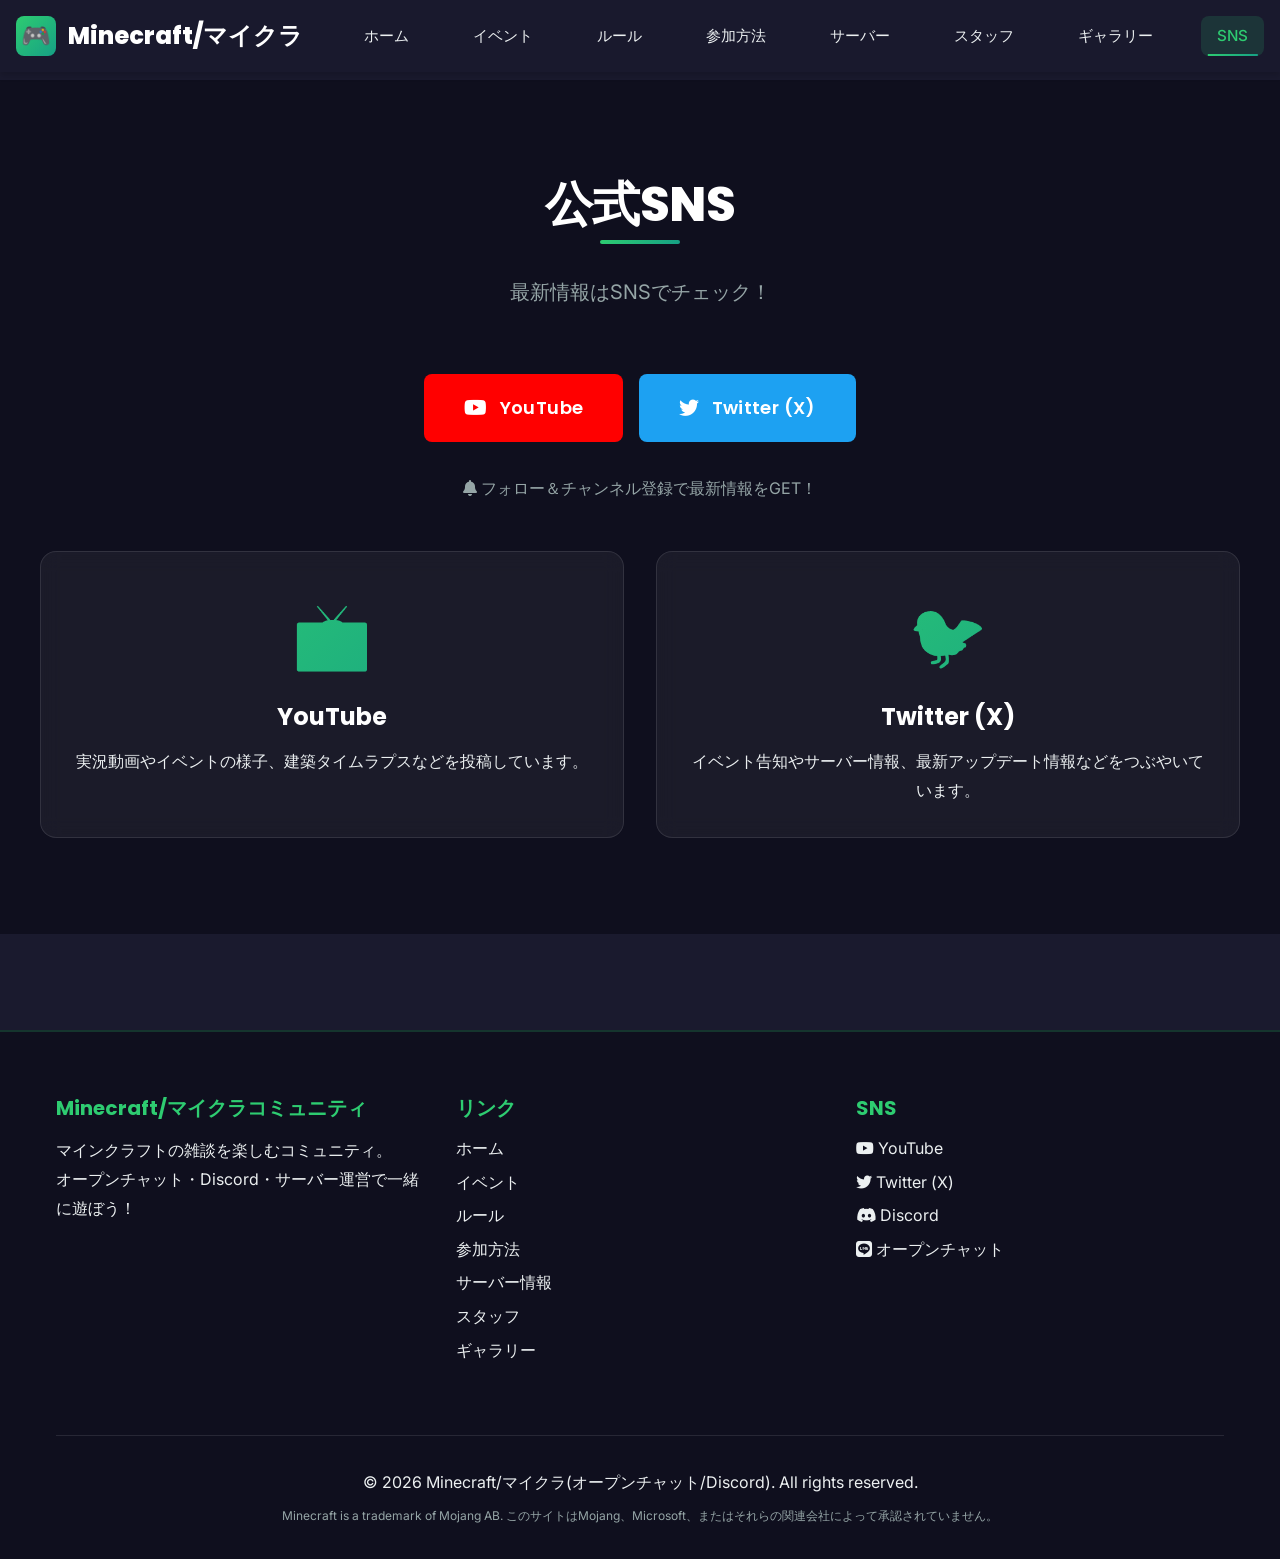
<file: sns.html>
﻿<!DOCTYPE html>
<html lang="ja">

<head>
    <meta charset="UTF-8">
    <meta name="viewport" content="width=device-width, initial-scale=1.0">
    <meta name="description" content="マインクラフトコミュニティの公式SNS。YouTubeとTwitterで最新情報をチェック！">
    <meta name="keywords" content="マインクラフト,Minecraft,コミュニティ,SNS,YouTube,Twitter">

    <!-- OGP -->
    <meta property="og:title" content="公式SNS - Minecraft/マイクラコミュニティ">
    <meta property="og:description" content="最新情報はSNSでチェック！">
    <meta property="og:type" content="website">

    <title>公式SNS - Minecraft/マイクラコミュニティ</title>

    <!-- Font Awesome -->
    <link rel="stylesheet" href="https://cdnjs.cloudflare.com/ajax/libs/font-awesome/6.5.1/css/all.min.css">

    <!-- Main CSS -->
    <link rel="stylesheet" href="css/main.css">
</head>

<body>

    <!-- ヘッダー -->
    <header class="header">
        <div class="header__container">
            <a href="index.html" class="header__logo">
                <div class="header__logo-icon">🎮</div>
                <span>Minecraft/マイクラ</span>
            </a>

            <nav class="nav">
                <ul class="nav__list">
                    <li class="nav__item"><a href="index.html" class="nav__link">ホーム</a></li>
                    <li class="nav__item"><a href="events.html" class="nav__link">イベント</a></li>
                    <li class="nav__item"><a href="rules.html" class="nav__link">ルール</a></li>
                    <li class="nav__item"><a href="join.html" class="nav__link">参加方法</a></li>
                    <li class="nav__item"><a href="server.html" class="nav__link">サーバー</a></li>
                    <li class="nav__item"><a href="staff.html" class="nav__link">スタッフ</a></li>
                    <li class="nav__item"><a href="gallery.html" class="nav__link">ギャラリー</a></li>
                    <li class="nav__item"><a href="sns.html" class="nav__link active">SNS</a></li>
                </ul>
            </nav>

            <button class="header__menu-toggle" aria-label="メニューを開く">
                <i class="fas fa-bars"></i>
            </button>
        </div>
    </header>

    <!-- 公式SNSセクション -->
    <section class="section section--dark" style="margin-top: 80px;">
        <div class="section__container">
            <header class="section__header scroll-reveal">
                <h2 class="section__title">公式SNS</h2>
                <p class="section__subtitle">最新情報はSNSでチェック！</p>
            </header>

            <div class="section__content scroll-reveal">
                <div class="btn-group" style="justify-content: center; margin-top: 2rem;">
                    <a href="https://www.youtube.com/@MinecraftLineOC" target="_blank" rel="noopener noreferrer"
                        class="btn btn--youtube btn--lg btn--icon">
                        <i class="fab fa-youtube"></i>
                        <span>YouTube</span>
                    </a>
                    <a href="https://x.com/oc_minecraft" target="_blank" rel="noopener noreferrer"
                        class="btn btn--twitter btn--lg btn--icon">
                        <i class="fab fa-twitter"></i>
                        <span>Twitter (X)</span>
                    </a>
                </div>

                <p style="text-align: center; color: var(--text-muted); margin-top: 2rem;">
                    <i class="fas fa-bell"></i> フォロー＆チャンネル登録で最新情報をGET！
                </p>

                <!-- SNS説明カード -->
                <div class="grid grid-2" style="margin-top: 3rem;">
                    <div class="card hover-lift" style="text-align: center;">
                        <span class="card__icon" style="font-size: 4rem; color: #FF0000;">📺</span>
                        <h3 class="card__title">YouTube</h3>
                        <p class="card__description">実況動画やイベントの様子、建築タイムラプスなどを投稿しています。</p>
                    </div>

                    <div class="card hover-lift" style="text-align: center;">
                        <span class="card__icon" style="font-size: 4rem; color: #1DA1F2;">🐦</span>
                        <h3 class="card__title">Twitter (X)</h3>
                        <p class="card__description">イベント告知やサーバー情報、最新アップデート情報などをつぶやいています。</p>
                    </div>
                </div>
            </div>
        </div>
    </section>

    <!-- フッター -->
    <footer class="footer">
        <div class="footer__container">
            <div class="footer__content">
                <div class="footer__section">
                    <h3 class="footer__title">Minecraft/マイクラコミュニティ</h3>
                    <p>マインクラフトの雑談を楽しむコミュニティ。<br>オープンチャット・Discord・サーバー運営で一緒に遊ぼう！</p>
                </div>

                <div class="footer__section">
                    <h3 class="footer__title">リンク</h3>
                    <ul class="footer__links">
                        <li><a href="index.html">ホーム</a></li>
                        <li><a href="events.html">イベント</a></li>
                        <li><a href="rules.html">ルール</a></li>
                        <li><a href="join.html">参加方法</a></li>
                        <li><a href="server.html">サーバー情報</a></li>
                        <li><a href="staff.html">スタッフ</a></li>
                        <li><a href="gallery.html">ギャラリー</a></li>
                    </ul>
                </div>

                <div class="footer__section">
                    <h3 class="footer__title">SNS</h3>
                    <ul class="footer__links">
                        <li><a href="https://www.youtube.com/@MinecraftLineOC" target="_blank"
                                rel="noopener noreferrer"><i class="fab fa-youtube"></i> YouTube</a></li>
                        <li><a href="https://x.com/oc_minecraft" target="_blank" rel="noopener noreferrer"><i
                                    class="fab fa-twitter"></i> Twitter (X)</a></li>
                        <li><a href="https://discord.gg/5mbHeUBGKd" target="_blank" rel="noopener noreferrer"><i
                                    class="fab fa-discord"></i> Discord</a></li>
                        <li><a href="https://line.me/ti/g2/CJW2WW2DHXDSdOmx6ecle5YqvH-nFljGru4J6g?utm_source=invitation&utm_medium=link_copy&utm_campaign=default"
                                target="_blank" rel="noopener noreferrer"><i class="fab fa-line"></i> オープンチャット</a></li>
                    </ul>
                </div>
            </div>

            <div class="footer__bottom">
                <p class="footer__copyright">
                    &copy; 2026 Minecraft/マイクラ(オープンチャット/Discord). All rights reserved.
                </p>
                <p style="font-size: 0.75rem; color: var(--text-muted); margin-top: 0.5rem;">
                    Minecraft is a trademark of Mojang AB. このサイトはMojang、Microsoft、またはそれらの関連会社によって承認されていません。
                </p>
            </div>
        </div>
    </footer>

    <!-- JavaScript -->
    <script src="js/main.js"></script>
</body>

</html>
</file>
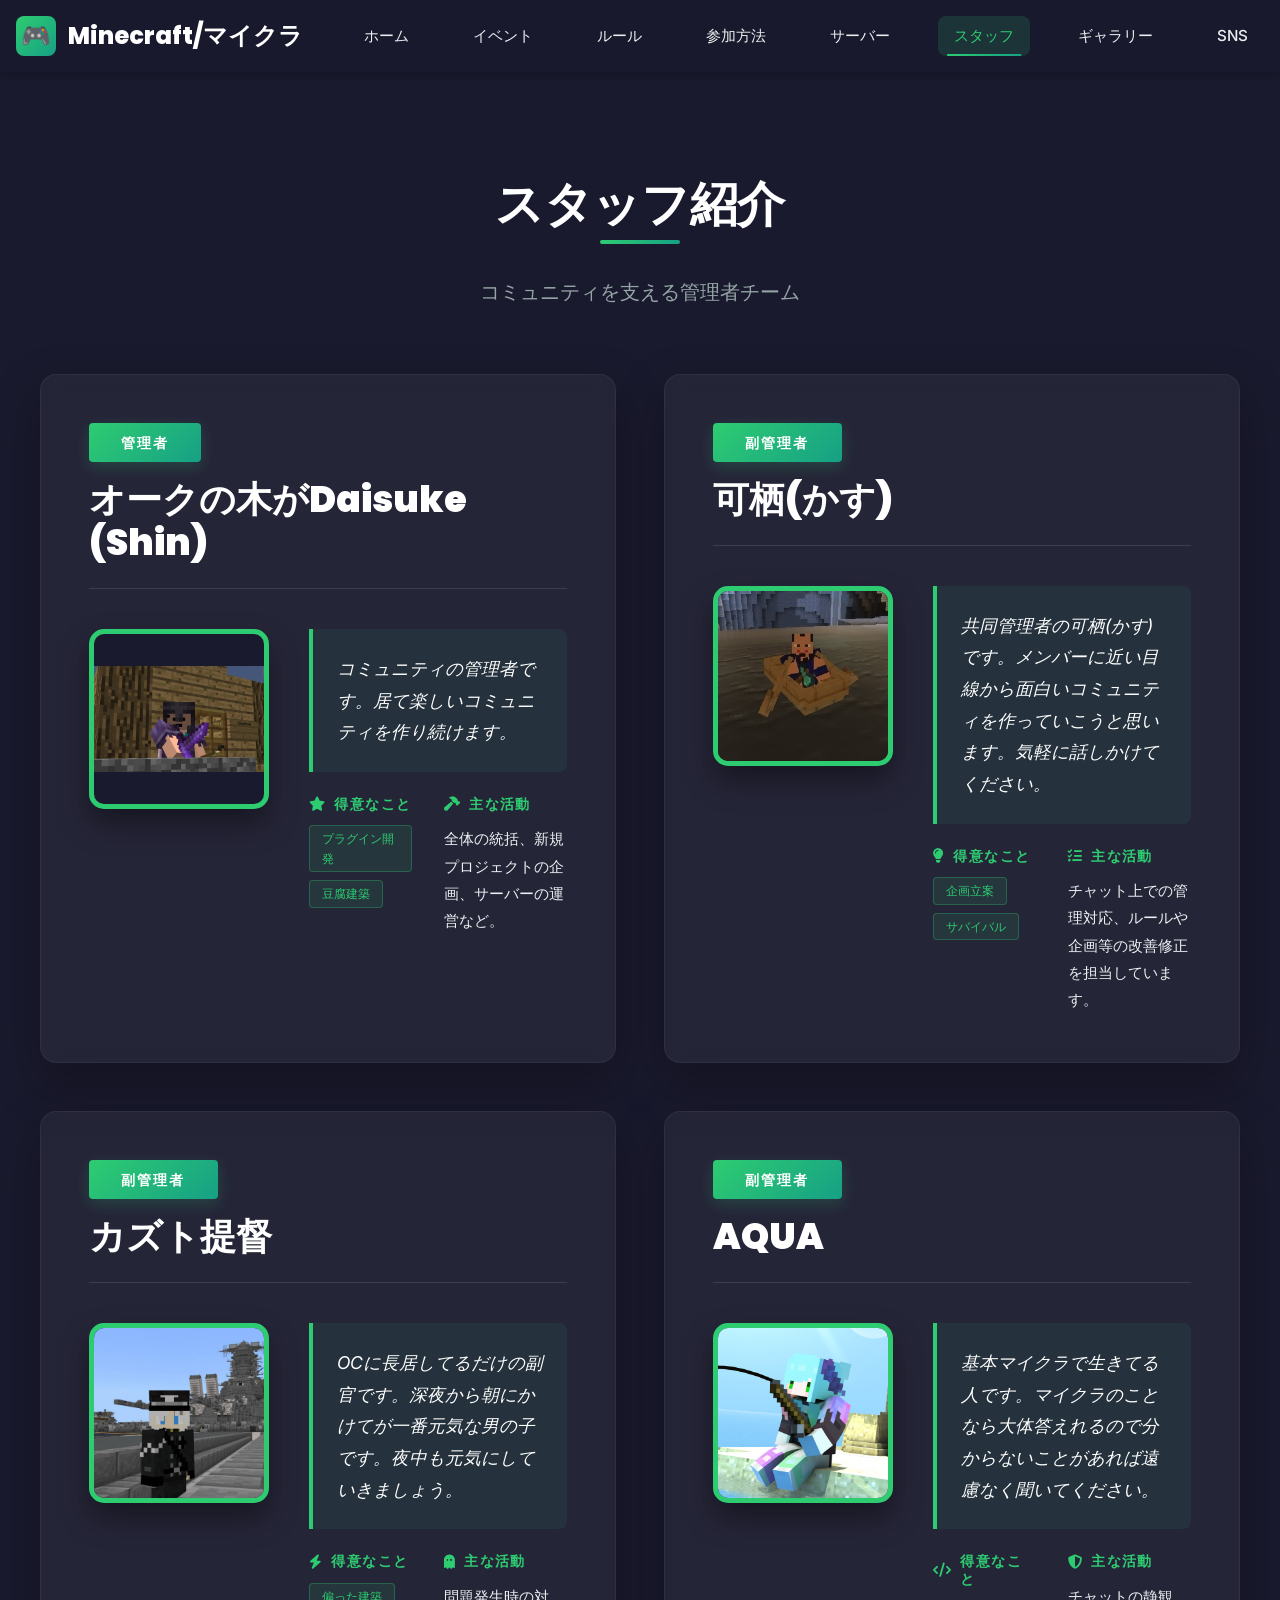
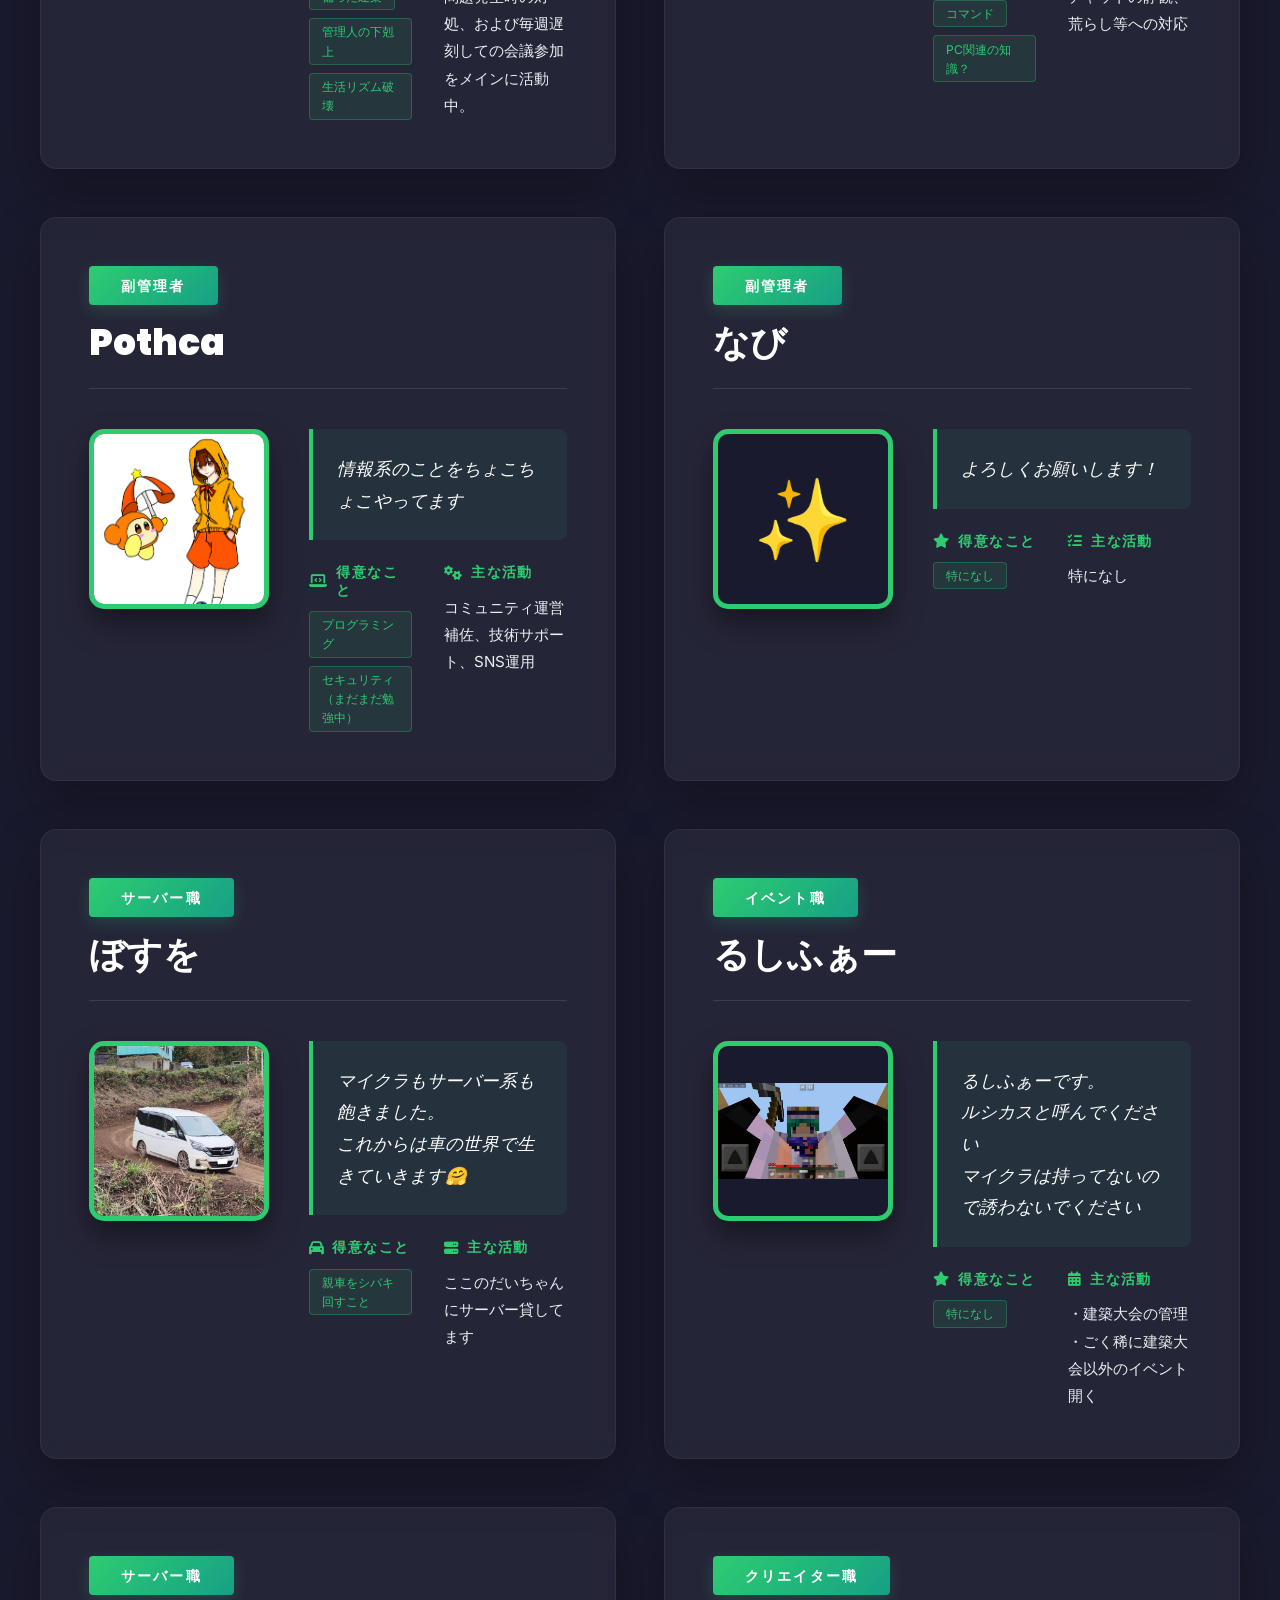
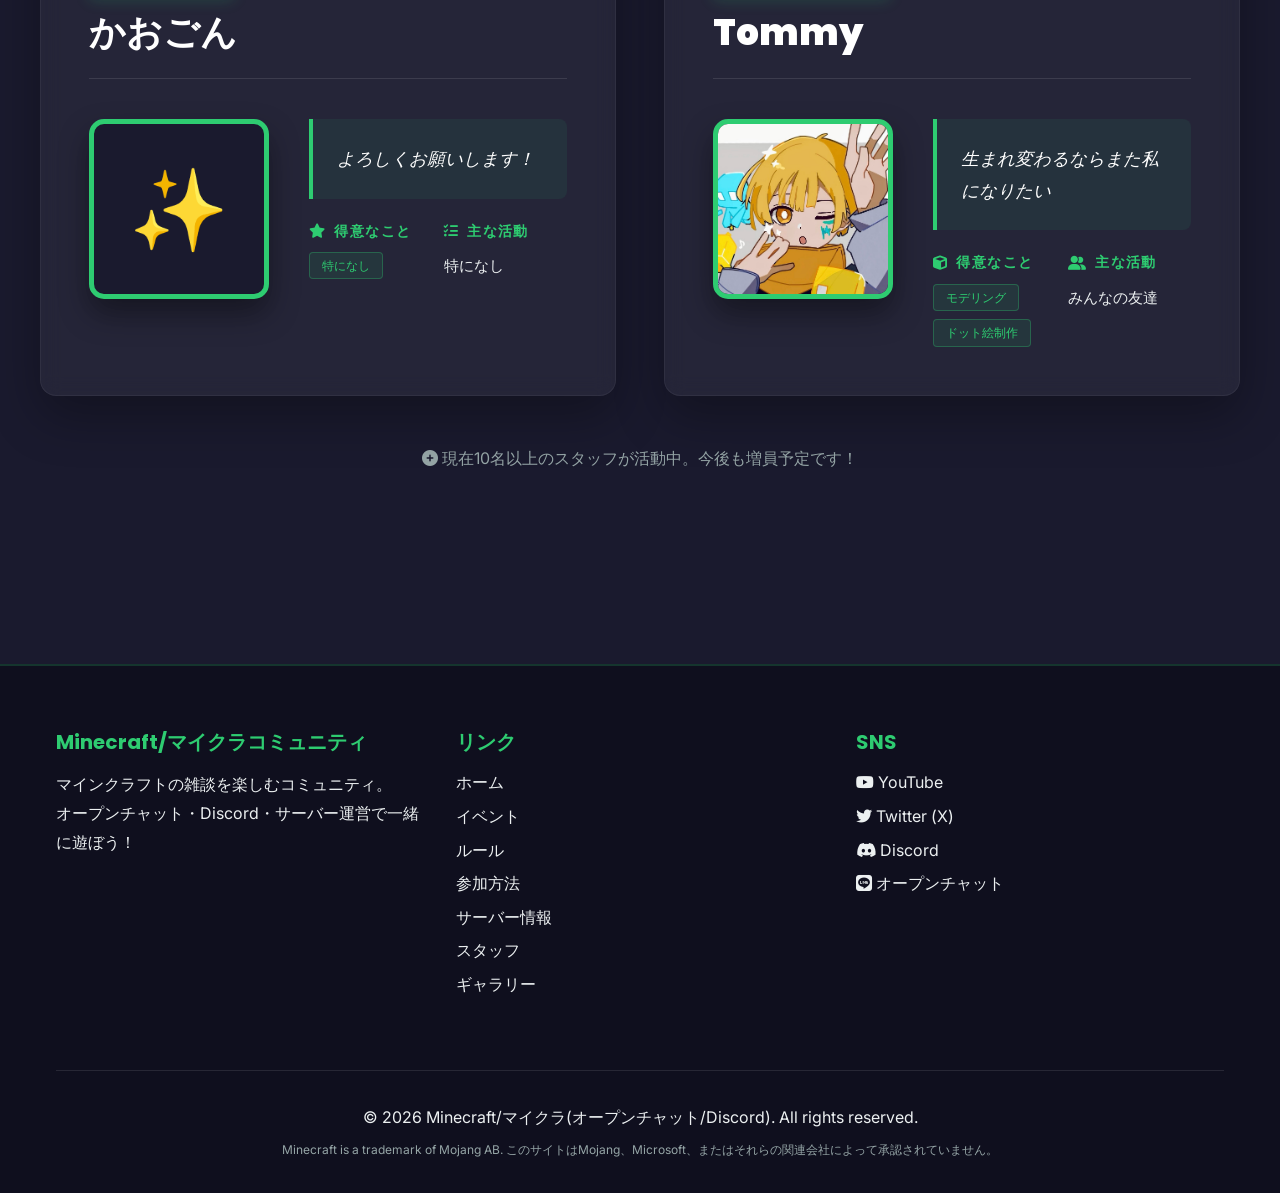
<file: staff.html>
<!DOCTYPE html>
<html lang="ja">

<head>
    <meta charset="UTF-8">
    <meta name="viewport" content="width=device-width, initial-scale=1.0">
    <meta name="description" content="マインクラフトコミュニティのスタッフ紹介。管理チームをご紹介します。">
    <meta name="keywords" content="マインクラフト,Minecraft,コミュニティ,スタッフ">

    <!-- OGP -->
    <meta property="og:title" content="スタッフ紹介 - Minecraft/マイクラコミュニティ">
    <meta property="og:description" content="コミュニティを支える管理者チーム">
    <meta property="og:type" content="website">

    <title>スタッフ紹介 - Minecraft/マイクラコミュニティ</title>

    <!-- Font Awesome -->
    <link rel="stylesheet" href="https://cdnjs.cloudflare.com/ajax/libs/font-awesome/6.5.1/css/all.min.css">

    <!-- Main CSS -->
    <link rel="stylesheet" href="css/main.css">
</head>

<body>

    <!-- ヘッダー -->
    <header class="header">
        <div class="header__container">
            <a href="index.html" class="header__logo">
                <div class="header__logo-icon">🎮</div>
                <span>Minecraft/マイクラ</span>
            </a>

            <nav class="nav">
                <ul class="nav__list">
                    <li class="nav__item"><a href="index.html" class="nav__link">ホーム</a></li>
                    <li class="nav__item"><a href="events.html" class="nav__link">イベント</a></li>
                    <li class="nav__item"><a href="rules.html" class="nav__link">ルール</a></li>
                    <li class="nav__item"><a href="join.html" class="nav__link">参加方法</a></li>
                    <li class="nav__item"><a href="server.html" class="nav__link">サーバー</a></li>
                    <li class="nav__item"><a href="staff.html" class="nav__link active">スタッフ</a></li>
                    <li class="nav__item"><a href="gallery.html" class="nav__link">ギャラリー</a></li>
                    <li class="nav__item"><a href="sns.html" class="nav__link">SNS</a></li>
                </ul>
            </nav>

            <button class="header__menu-toggle" aria-label="メニューを開く">
                <i class="fas fa-bars"></i>
            </button>
        </div>
    </header>

    <!-- スタッフ紹介セクション -->
    <section class="section section--light" style="margin-top: 80px;">
        <div class="section__container">
            <header class="section__header scroll-reveal">
                <h2 class="section__title">スタッフ紹介</h2>
                <p class="section__subtitle">コミュニティを支える管理者チーム</p>
            </header>

            <div class="section__content grid scroll-reveal" style="grid-template-columns: repeat(2, 1fr); gap: 3rem;">
                <!-- 管理者：オークの木がDaisuke (Shin) -->
                <div class="card card--staff hover-lift">
                    <div class="card__header-top">
                        <span class="card__role">管理者</span>
                        <h3 class="card__title">オークの木がDaisuke (Shin)</h3>
                    </div>
                    <div class="card__body">
                        <div class="card__avatar">
                            <img src="images/staff/shin.png" alt="オークの木がDaisuke (Shin)">
                        </div>
                        <div class="card__main-info">
                            <p class="card__comment">
                                コミュニティの管理者です。居て楽しいコミュニティを作り続けます。
                            </p>
                            <div class="card__content">
                                <div class="card__detail-item">
                                    <h4><i class="fas fa-star"></i> 得意なこと</h4>
                                    <div class="card__tags">
                                        <span class="card__tag">プラグイン開発</span>
                                        <span class="card__tag">豆腐建築</span>
                                    </div>
                                </div>
                                <div class="card__detail-item">
                                    <h4><i class="fas fa-hammer"></i> 主な活動</h4>
                                    <p>全体の統括、新規プロジェクトの企画、サーバーの運営など。</p>
                                </div>
                            </div>
                        </div>
                    </div>
                </div>

                <!-- 副管理者：可栖(かす) -->
                <div class="card card--staff hover-lift">
                    <div class="card__header-top">
                        <span class="card__role">副管理者</span>
                        <h3 class="card__title">可栖(かす)</h3>
                    </div>
                    <div class="card__body">
                        <div class="card__avatar">
                            <img src="images/staff/Kasu.png" alt="かす">
                        </div>
                        <div class="card__main-info">
                            <p class="card__comment">
                                共同管理者の可栖(かす)です。メンバーに近い目線から面白いコミュニティを作っていこうと思います。気軽に話しかけてください。
                            </p>
                            <div class="card__content">
                                <div class="card__detail-item">
                                    <h4><i class="fas fa-lightbulb"></i> 得意なこと</h4>
                                    <div class="card__tags">
                                        <span class="card__tag">企画立案</span>
                                        <span class="card__tag">サバイバル</span>
                                    </div>
                                </div>
                                <div class="card__detail-item">
                                    <h4><i class="fas fa-tasks"></i> 主な活動</h4>
                                    <p>チャット上での管理対応、ルールや企画等の改善修正を担当しています。</p>
                                </div>
                            </div>
                        </div>
                    </div>
                </div>

                <!-- 副管理者：カズト提督 -->
                <div class="card card--staff hover-lift">
                    <div class="card__header-top">
                        <span class="card__role">副管理者</span>
                        <h3 class="card__title">カズト提督</h3>
                    </div>
                    <div class="card__body">
                        <div class="card__avatar">
                            <img src="images/staff/Kazuto.jpg" alt="カズト提督">
                        </div>
                        <div class="card__main-info">
                            <p class="card__comment">
                                OCに長居してるだけの副官です。深夜から朝にかけてが一番元気な男の子です。夜中も元気にしていきましょう。
                            </p>
                            <div class="card__content">
                                <div class="card__detail-item">
                                    <h4><i class="fas fa-bolt"></i> 得意なこと</h4>
                                    <div class="card__tags">
                                        <span class="card__tag">偏った建築</span>
                                        <span class="card__tag">管理人の下剋上</span>
                                        <span class="card__tag">生活リズム破壊</span>
                                    </div>
                                </div>
                                <div class="card__detail-item">
                                    <h4><i class="fas fa-ghost"></i> 主な活動</h4>
                                    <p>問題発生時の対処、および毎週遅刻しての会議参加をメインに活動中。</p>
                                </div>
                            </div>
                        </div>
                    </div>
                </div>

                <!-- 副管理者：Aqua -->
                <div class="card card--staff hover-lift">
                    <div class="card__header-top">
                        <span class="card__role">副管理者</span>
                        <h3 class="card__title">AQUA</h3>
                    </div>
                    <div class="card__body">
                        <div class="card__avatar">
                            <img src="images/staff/aqua.png" alt="Aqua">
                        </div>
                        <div class="card__main-info">
                            <p class="card__comment">
                                基本マイクラで生きてる人です。マイクラのことなら大体答えれるので分からないことがあれば遠慮なく聞いてください。
                            </p>
                            <div class="card__content">
                                <div class="card__detail-item">
                                    <h4><i class="fas fa-code"></i> 得意なこと</h4>
                                    <div class="card__tags">
                                        <span class="card__tag">コマンド</span>
                                        <span class="card__tag">PC関連の知識？</span>
                                    </div>
                                </div>
                                <div class="card__detail-item">
                                    <h4><i class="fas fa-shield-alt"></i> 主な活動</h4>
                                    <p>チャットの静観、荒らし等への対応</p>
                                </div>
                            </div>
                        </div>
                    </div>
                </div>

                <!-- 副管理者：Pothca -->
                <div class="card card--staff hover-lift">
                    <div class="card__header-top">
                        <span class="card__role">副管理者</span>
                        <h3 class="card__title">Pothca</h3>
                    </div>
                    <div class="card__body">
                        <div class="card__avatar">
                            <img src="images/staff/pothca.jpg" alt="Pothca">
                        </div>
                        <div class="card__main-info">
                            <p class="card__comment">
                                情報系のことをちょこちょこやってます
                            </p>
                            <div class="card__content">
                                <div class="card__detail-item">
                                    <h4><i class="fas fa-laptop-code"></i> 得意なこと</h4>
                                    <div class="card__tags">
                                        <span class="card__tag">プログラミング</span>
                                        <span class="card__tag">セキュリティ（まだまだ勉強中）</span>
                                    </div>
                                </div>
                                <div class="card__detail-item">
                                    <h4><i class="fas fa-cogs"></i> 主な活動</h4>
                                    <p>コミュニティ運営補佐、技術サポート、SNS運用</p>
                                </div>
                            </div>
                        </div>
                    </div>
                </div>

                <!-- 副管理者：なび -->
                <div class="card card--staff hover-lift">
                    <div class="card__header-top">
                        <span class="card__role">副管理者</span>
                        <h3 class="card__title">なび</h3>
                    </div>
                    <div class="card__body">
                        <div class="card__avatar">
                            <span>✨</span>
                        </div>
                        <div class="card__main-info">
                            <p class="card__comment">
                                よろしくお願いします！
                            </p>
                            <div class="card__content">
                                <div class="card__detail-item">
                                    <h4><i class="fas fa-star"></i> 得意なこと</h4>
                                    <div class="card__tags">
                                        <span class="card__tag">特になし</span>
                                    </div>
                                </div>
                                <div class="card__detail-item">
                                    <h4><i class="fas fa-tasks"></i> 主な活動</h4>
                                    <p>特になし</p>
                                </div>
                            </div>
                        </div>
                    </div>
                </div>

                <!-- サーバー職：ぼすを -->
                <div class="card card--staff hover-lift">
                    <div class="card__header-top">
                        <span class="card__role">サーバー職</span>
                        <h3 class="card__title">ぼすを</h3>
                    </div>
                    <div class="card__body">
                        <div class="card__avatar">
                            <img src="images/staff/bosuwo.png" alt="ぼすを">
                        </div>
                        <div class="card__main-info">
                            <p class="card__comment">
                                マイクラもサーバー系も飽きました。<br>これからは車の世界で生きていきます🤗
                            </p>
                            <div class="card__content">
                                <div class="card__detail-item">
                                    <h4><i class="fas fa-car"></i> 得意なこと</h4>
                                    <div class="card__tags">
                                        <span class="card__tag">親車をシバキ回すこと</span>
                                    </div>
                                </div>
                                <div class="card__detail-item">
                                    <h4><i class="fas fa-server"></i> 主な活動</h4>
                                    <p>ここのだいちゃんにサーバー貸してます</p>
                                </div>
                            </div>
                        </div>
                    </div>
                </div>

                <!-- イベント職：るしふぁー -->
                <div class="card card--staff hover-lift">
                    <div class="card__header-top">
                        <span class="card__role">イベント職</span>
                        <h3 class="card__title">るしふぁー</h3>
                    </div>
                    <div class="card__body">
                        <div class="card__avatar">
                            <img src="images/staff/lucifer.jpg" alt="るしふぁー">
                        </div>
                        <div class="card__main-info">
                            <p class="card__comment">
                                るしふぁーです。<br>ルシカスと呼んでください<br>マイクラは持ってないので誘わないでください
                            </p>
                            <div class="card__content">
                                <div class="card__detail-item">
                                    <h4><i class="fas fa-star"></i> 得意なこと</h4>
                                    <div class="card__tags">
                                        <span class="card__tag">特になし</span>
                                    </div>
                                </div>
                                <div class="card__detail-item">
                                    <h4><i class="fas fa-calendar-alt"></i> 主な活動</h4>
                                    <p>・建築大会の管理<br>・ごく稀に建築大会以外のイベント開く</p>
                                </div>
                            </div>
                        </div>
                    </div>
                </div>

                <!-- サーバー職：かおごん -->
                <div class="card card--staff hover-lift">
                    <div class="card__header-top">
                        <span class="card__role">サーバー職</span>
                        <h3 class="card__title">かおごん</h3>
                    </div>
                    <div class="card__body">
                        <div class="card__avatar">
                            <span>✨</span>
                        </div>
                        <div class="card__main-info">
                            <p class="card__comment">
                                よろしくお願いします！
                            </p>
                            <div class="card__content">
                                <div class="card__detail-item">
                                    <h4><i class="fas fa-star"></i> 得意なこと</h4>
                                    <div class="card__tags">
                                        <span class="card__tag">特になし</span>
                                    </div>
                                </div>
                                <div class="card__detail-item">
                                    <h4><i class="fas fa-tasks"></i> 主な活動</h4>
                                    <p>特になし</p>
                                </div>
                            </div>
                        </div>
                    </div>
                </div>

                <!-- クリエイター職：Tommy -->
                <div class="card card--staff hover-lift">
                    <div class="card__header-top">
                        <span class="card__role">クリエイター職</span>
                        <h3 class="card__title">Tommy</h3>
                    </div>
                    <div class="card__body">
                        <div class="card__avatar">
                            <img src="images/staff/tommy.jpg" alt="Tommy">
                        </div>
                        <div class="card__main-info">
                            <p class="card__comment">
                                生まれ変わるならまた私になりたい
                            </p>
                            <div class="card__content">
                                <div class="card__detail-item">
                                    <h4><i class="fas fa-cube"></i> 得意なこと</h4>
                                    <div class="card__tags">
                                        <span class="card__tag">モデリング</span>
                                        <span class="card__tag">ドット絵制作</span>
                                    </div>
                                </div>
                                <div class="card__detail-item">
                                    <h4><i class="fas fa-user-friends"></i> 主な活動</h4>
                                    <p>みんなの友達</p>
                                </div>
                            </div>
                        </div>
                    </div>
                </div>
            </div>

            <div style="text-align: center; margin-top: 3rem;">
                <p style="color: var(--text-muted);">
                    <i class="fas fa-plus-circle"></i> 現在10名以上のスタッフが活動中。今後も増員予定です！
                </p>
            </div>
        </div>
    </section>

    <!-- フッター -->
    <footer class="footer">
        <div class="footer__container">
            <div class="footer__content">
                <div class="footer__section">
                    <h3 class="footer__title">Minecraft/マイクラコミュニティ</h3>
                    <p>マインクラフトの雑談を楽しむコミュニティ。<br>オープンチャット・Discord・サーバー運営で一緒に遊ぼう！</p>
                </div>

                <div class="footer__section">
                    <h3 class="footer__title">リンク</h3>
                    <ul class="footer__links">
                        <li><a href="index.html">ホーム</a></li>
                        <li><a href="events.html">イベント</a></li>
                        <li><a href="rules.html">ルール</a></li>
                        <li><a href="join.html">参加方法</a></li>
                        <li><a href="server.html">サーバー情報</a></li>
                        <li><a href="staff.html">スタッフ</a></li>
                        <li><a href="gallery.html">ギャラリー</a></li>
                    </ul>
                </div>

                <div class="footer__section">
                    <h3 class="footer__title">SNS</h3>
                    <ul class="footer__links">
                        <li><a href="https://www.youtube.com/@MinecraftLineOC" target="_blank"
                                rel="noopener noreferrer"><i class="fab fa-youtube"></i> YouTube</a></li>
                        <li><a href="https://x.com/oc_minecraft" target="_blank" rel="noopener noreferrer"><i
                                    class="fab fa-twitter"></i> Twitter (X)</a></li>
                        <li><a href="https://discord.gg/5mbHeUBGKd" target="_blank" rel="noopener noreferrer"><i
                                    class="fab fa-discord"></i> Discord</a></li>
                        <li><a href="https://line.me/ti/g2/CJW2WW2DHXDSdOmx6ecle5YqvH-nFljGru4J6g?utm_source=invitation&utm_medium=link_copy&utm_campaign=default"
                                target="_blank" rel="noopener noreferrer"><i class="fab fa-line"></i> オープンチャット</a></li>
                    </ul>
                </div>
            </div>

            <div class="footer__bottom">
                <p class="footer__copyright">
                    &copy; 2026 Minecraft/マイクラ(オープンチャット/Discord). All rights reserved.
                </p>
                <p style="font-size: 0.75rem; color: var(--text-muted); margin-top: 0.5rem;">
                    Minecraft is a trademark of Mojang AB. このサイトはMojang、Microsoft、またはそれらの関連会社によって承認されていません。
                </p>
            </div>
        </div>
    </footer>

    <!-- JavaScript -->
    <script src="js/main.js"></script>
</body>

</html>
</file>
<file: css/main.css>
/* ==========================================================================
   メインCSS - すべてのCSSファイルをインポート
   ========================================================================== */

/* Theme Layer */
@import url('theme/colors.css');

/* Base Layer */
@import url('base/reset.css');
@import url('base/typography.css');

/* Layout Layer */
@import url('layout/grid.css');
@import url('layout/header.css');
@import url('layout/footer.css');

/* Module Layer */
@import url('modules/navigation.css');
@import url('modules/hero.css');
@import url('modules/section.css');
@import url('modules/card.css');
@import url('modules/button.css');
@import url('modules/gallery.css');

/* State Layer */
@import url('state/state.css');
</file>
